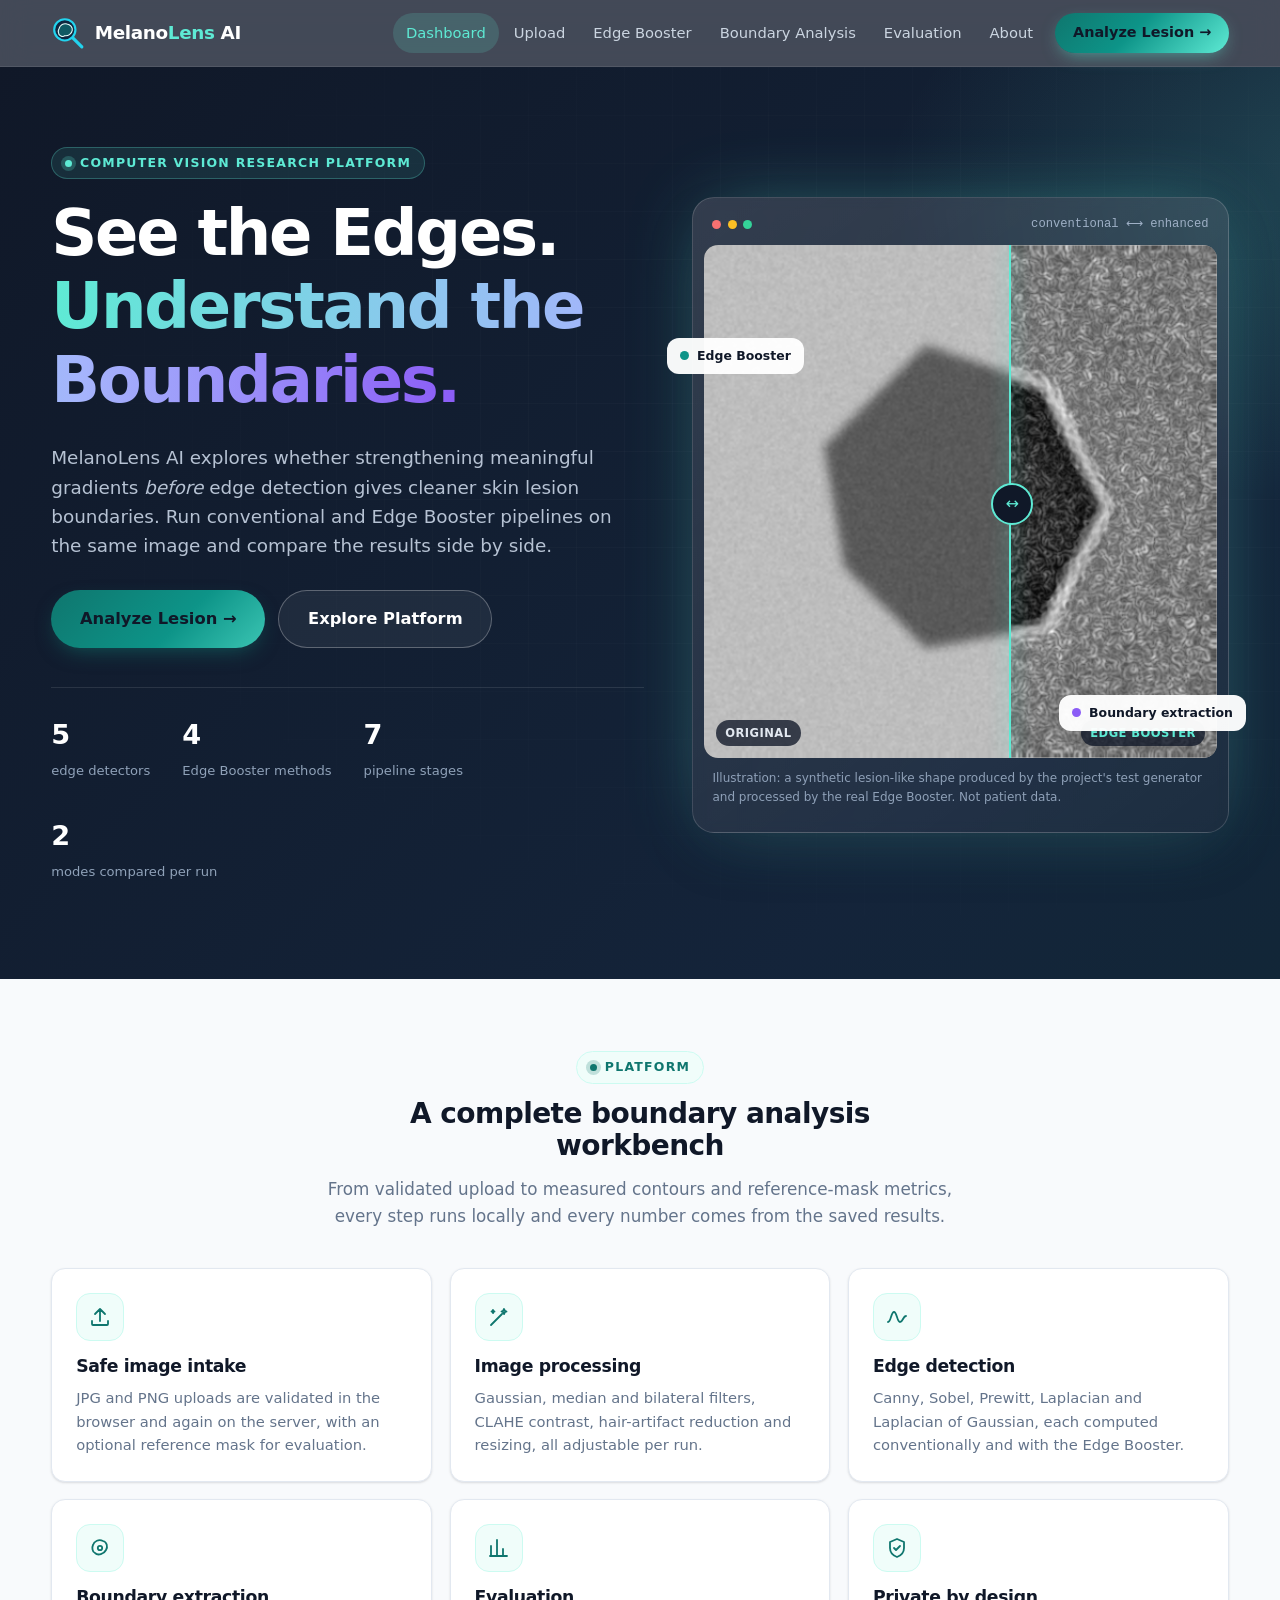
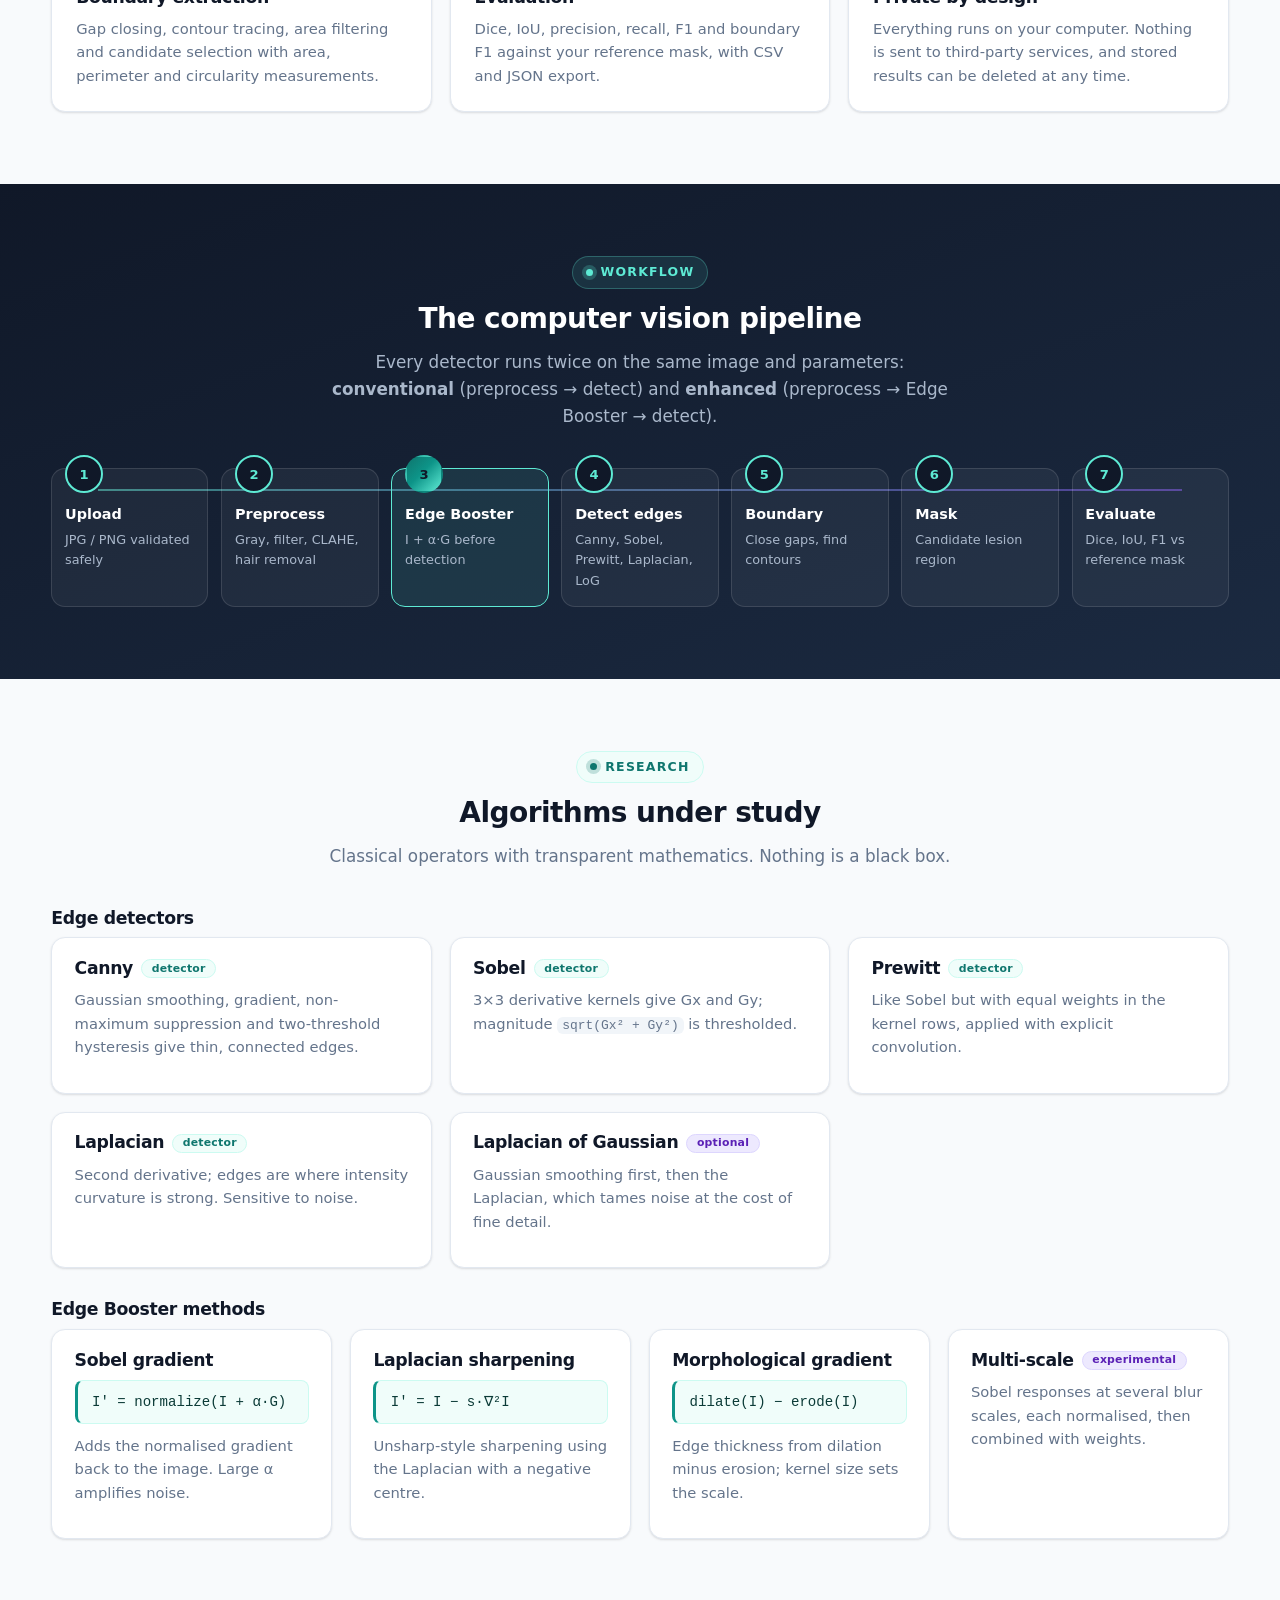
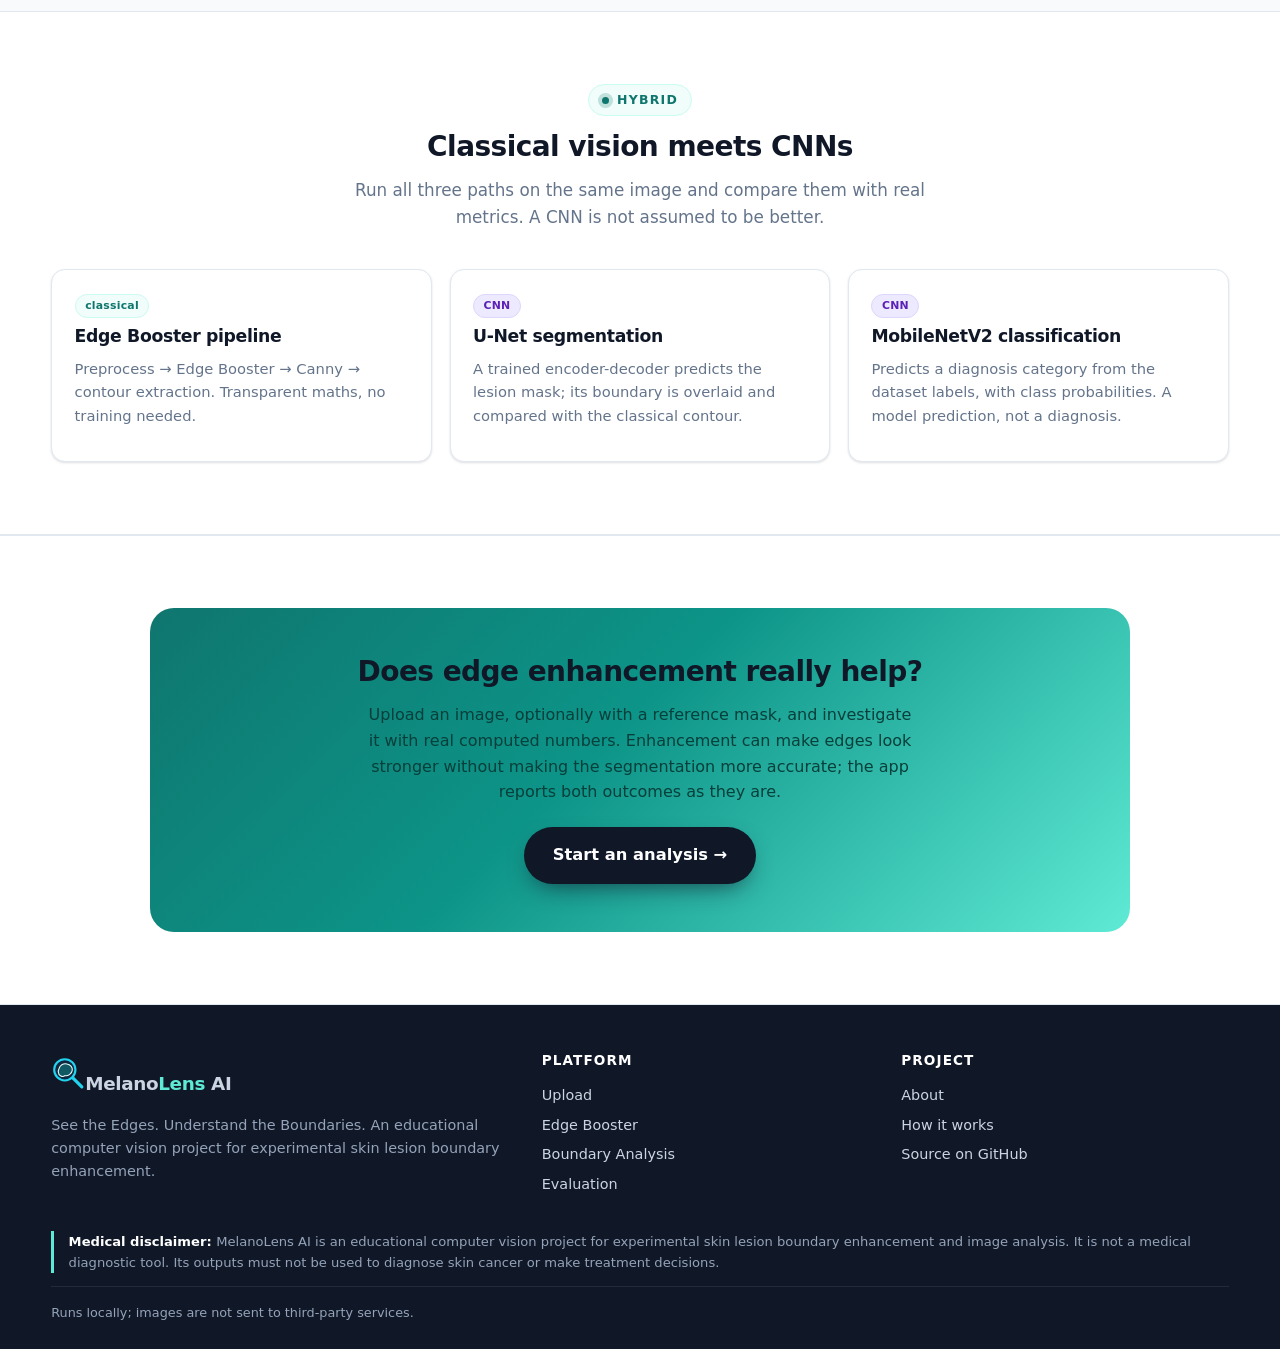
<file: MelanoLens-AI/frontend/index.html>
<!DOCTYPE html>
<html lang="en">
<head>
  <meta charset="utf-8"><meta name="viewport" content="width=device-width, initial-scale=1">
  <meta name="theme-color" content="#101828">
  <title>MelanoLens AI - Edge-enhanced lesion boundary analysis</title>
  <link rel="icon" href="assets/logo.svg" type="image/svg+xml">
  <link rel="stylesheet" href="css/style.css"><link rel="stylesheet" href="css/components.css">
</head>
<body data-page="index.html">
  <main id="main">
    <section class="hero" aria-labelledby="hero-h">
      <div class="container hero-grid">
        <div class="reveal">
          <span class="eyebrow">Computer vision research platform</span>
          <h1 id="hero-h">See the Edges.<br><span class="grad">Understand the Boundaries.</span></h1>
          <p class="lead">MelanoLens AI explores whether strengthening meaningful gradients <em>before</em> edge detection gives cleaner skin lesion boundaries. Run conventional and Edge Booster pipelines on the same image and compare the results side by side.</p>
          <div class="hero-actions">
            <a class="btn primary large" href="upload.html">Analyze Lesion →</a>
            <a class="btn secondary large" href="#platform">Explore Platform</a>
          </div>
          <div class="hero-facts" aria-label="Platform capabilities">
            <div><b>5</b><span>edge detectors</span></div>
            <div><b>4</b><span>Edge Booster methods</span></div>
            <div><b>7</b><span>pipeline stages</span></div>
            <div><b>2</b><span>modes compared per run</span></div>
          </div>
        </div>
        <div class="reveal right" style="--d:150ms">
          <div class="lens" data-lens style="--split:50%">
            <span class="chip c1"><i></i>Edge Booster</span><span class="chip c2"><i></i>Boundary extraction</span>
            <div class="lens-top"><i></i><i></i><i></i><span>conventional ⟷ enhanced</span></div>
            <div class="lens-stage">
              <img src="assets/demo/original.png" alt="Synthetic demo lesion before enhancement" width="480" height="480">
              <img class="after" src="assets/demo/enhanced.png" alt="The same synthetic lesion after Edge Booster enhancement" width="480" height="480">
              <div class="lens-scan" aria-hidden="true"></div>
              <input class="lens-range" type="range" min="0" max="100" value="50" aria-label="Compare original and Edge Booster output">
              <div class="lens-handle" aria-hidden="true"></div>
              <span class="lens-tag l">ORIGINAL</span><span class="lens-tag r">EDGE BOOSTER</span>
            </div>
            <p class="lens-note">Illustration: a synthetic lesion-like shape produced by the project's test generator and processed by the real Edge Booster. Not patient data.</p>
          </div>
        </div>
      </div>
    </section>

    <section class="section" id="platform" aria-labelledby="feat-h">
      <div class="container">
        <div class="section-head reveal"><span class="eyebrow light">Platform</span><h2 id="feat-h">A complete boundary analysis workbench</h2>
          <p>From validated upload to measured contours and reference-mask metrics, every step runs locally and every number comes from the saved results.</p></div>
        <div class="grid cols-3">
          <article class="feature reveal"><div class="ico"><svg viewBox="0 0 24 24" fill="none" stroke="currentColor" stroke-width="1.8" stroke-linecap="round" stroke-linejoin="round" aria-hidden="true"><path d="M12 16V4m0 0L7 9m5-5 5 5M4 16v3a1 1 0 0 0 1 1h14a1 1 0 0 0 1-1v-3"/></svg></div><h3>Safe image intake</h3><p>JPG and PNG uploads are validated in the browser and again on the server, with an optional reference mask for evaluation.</p></article>
          <article class="feature reveal" style="--d:80ms"><div class="ico"><svg viewBox="0 0 24 24" fill="none" stroke="currentColor" stroke-width="1.8" stroke-linecap="round" stroke-linejoin="round" aria-hidden="true"><path d="M4 20 15 9m2-5 .8 1.7L19.5 6.5l-1.7.8L17 9l-.8-1.7L14.5 6.5l1.7-.8zM6 5l.5 1L7.5 6.5 6.5 7 6 8l-.5-1-1-.5 1-.5z"/></svg></div><h3>Image processing</h3><p>Gaussian, median and bilateral filters, CLAHE contrast, hair-artifact reduction and resizing, all adjustable per run.</p></article>
          <article class="feature reveal" style="--d:160ms"><div class="ico"><svg viewBox="0 0 24 24" fill="none" stroke="currentColor" stroke-width="1.8" stroke-linecap="round" stroke-linejoin="round" aria-hidden="true"><path d="M3 17c3 0 3-10 6-10s3 10 6 10 3-6 6-6"/></svg></div><h3>Edge detection</h3><p>Canny, Sobel, Prewitt, Laplacian and Laplacian of Gaussian, each computed conventionally and with the Edge Booster.</p></article>
          <article class="feature reveal"><div class="ico"><svg viewBox="0 0 24 24" fill="none" stroke="currentColor" stroke-width="1.8" stroke-linecap="round" stroke-linejoin="round" aria-hidden="true"><path d="M5 9c1-4 6-6 10-4 4 1 5 6 3 9-2 4-8 6-11 3-3-1-3-6-2-8z"/><circle cx="12" cy="12" r="2.2"/></svg></div><h3>Boundary extraction</h3><p>Gap closing, contour tracing, area filtering and candidate selection with area, perimeter and circularity measurements.</p></article>
          <article class="feature reveal" style="--d:80ms"><div class="ico"><svg viewBox="0 0 24 24" fill="none" stroke="currentColor" stroke-width="1.8" stroke-linecap="round" stroke-linejoin="round" aria-hidden="true"><path d="M4 20V10m6 10V4m6 16v-7m4 7H3"/></svg></div><h3>Evaluation</h3><p>Dice, IoU, precision, recall, F1 and boundary F1 against your reference mask, with CSV and JSON export.</p></article>
          <article class="feature reveal" style="--d:160ms"><div class="ico"><svg viewBox="0 0 24 24" fill="none" stroke="currentColor" stroke-width="1.8" stroke-linecap="round" stroke-linejoin="round" aria-hidden="true"><path d="M12 3 5 6v6c0 4.5 3 7.5 7 9 4-1.5 7-4.5 7-9V6z"/><path d="m9 12 2 2 4-4"/></svg></div><h3>Private by design</h3><p>Everything runs on your computer. Nothing is sent to third-party services, and stored results can be deleted at any time.</p></article>
        </div>
      </div>
    </section>

    <section class="section dark" id="pipeline" aria-labelledby="pipe-h">
      <div class="container">
        <div class="section-head reveal"><span class="eyebrow">Workflow</span><h2 id="pipe-h">The computer vision pipeline</h2>
          <p>Every detector runs twice on the same image and parameters: <b>conventional</b> (preprocess → detect) and <b>enhanced</b> (preprocess → Edge Booster → detect).</p></div>
        <div class="pipeline" style="margin-top:1.4rem">
          <div class="step reveal"><b>Upload</b>JPG / PNG validated safely</div>
          <div class="step reveal" style="--d:60ms"><b>Preprocess</b>Gray, filter, CLAHE, hair removal</div>
          <div class="step core reveal" style="--d:120ms"><b>Edge Booster</b>I + α·G before detection</div>
          <div class="step reveal" style="--d:180ms"><b>Detect edges</b>Canny, Sobel, Prewitt, Laplacian, LoG</div>
          <div class="step reveal" style="--d:240ms"><b>Boundary</b>Close gaps, find contours</div>
          <div class="step reveal" style="--d:300ms"><b>Mask</b>Candidate lesion region</div>
          <div class="step reveal" style="--d:360ms"><b>Evaluate</b>Dice, IoU, F1 vs reference mask</div>
        </div>
      </div>
    </section>

    <section class="section" aria-labelledby="algo-h">
      <div class="container">
        <div class="section-head reveal"><span class="eyebrow light">Research</span><h2 id="algo-h">Algorithms under study</h2>
          <p>Classical operators with transparent mathematics. Nothing is a black box.</p></div>
        <h3 class="reveal">Edge detectors</h3>
        <div class="grid cols-3" style="margin-bottom:2rem">
          <article class="card algo reveal"><h3>Canny <span class="badge">detector</span></h3><p class="muted">Gaussian smoothing, gradient, non-maximum suppression and two-threshold hysteresis give thin, connected edges.</p></article>
          <article class="card algo reveal" style="--d:70ms"><h3>Sobel <span class="badge">detector</span></h3><p class="muted">3×3 derivative kernels give Gx and Gy; magnitude <code>sqrt(Gx² + Gy²)</code> is thresholded.</p></article>
          <article class="card algo reveal" style="--d:140ms"><h3>Prewitt <span class="badge">detector</span></h3><p class="muted">Like Sobel but with equal weights in the kernel rows, applied with explicit convolution.</p></article>
          <article class="card algo reveal"><h3>Laplacian <span class="badge">detector</span></h3><p class="muted">Second derivative; edges are where intensity curvature is strong. Sensitive to noise.</p></article>
          <article class="card algo reveal" style="--d:70ms"><h3>Laplacian of Gaussian <span class="badge alt">optional</span></h3><p class="muted">Gaussian smoothing first, then the Laplacian, which tames noise at the cost of fine detail.</p></article>
        </div>
        <h3 class="reveal">Edge Booster methods</h3>
        <div class="grid cols-4">
          <article class="card algo reveal"><h3>Sobel gradient</h3><div class="formula">I' = normalize(I + α·G)</div><p class="muted">Adds the normalised gradient back to the image. Large α amplifies noise.</p></article>
          <article class="card algo reveal" style="--d:70ms"><h3>Laplacian sharpening</h3><div class="formula">I' = I − s·∇²I</div><p class="muted">Unsharp-style sharpening using the Laplacian with a negative centre.</p></article>
          <article class="card algo reveal" style="--d:140ms"><h3>Morphological gradient</h3><div class="formula">dilate(I) − erode(I)</div><p class="muted">Edge thickness from dilation minus erosion; kernel size sets the scale.</p></article>
          <article class="card algo reveal" style="--d:210ms"><h3>Multi-scale <span class="badge alt">experimental</span></h3><p class="muted">Sobel responses at several blur scales, each normalised, then combined with weights.</p></article>
        </div>
      </div>
    </section>

    <section class="section alt" aria-labelledby="hyb-h">
      <div class="container">
        <div class="section-head reveal"><span class="eyebrow light">Hybrid</span><h2 id="hyb-h">Classical vision meets CNNs</h2>
          <p>Run all three paths on the same image and compare them with real metrics. A CNN is not assumed to be better.</p></div>
        <div class="grid cols-3">
          <article class="card hover reveal"><span class="badge">classical</span><h3 style="margin-top:.6rem">Edge Booster pipeline</h3><p class="muted">Preprocess → Edge Booster → Canny → contour extraction. Transparent maths, no training needed.</p></article>
          <article class="card hover reveal" style="--d:80ms"><span class="badge alt">CNN</span><h3 style="margin-top:.6rem">U-Net segmentation</h3><p class="muted">A trained encoder-decoder predicts the lesion mask; its boundary is overlaid and compared with the classical contour.</p></article>
          <article class="card hover reveal" style="--d:160ms"><span class="badge alt">CNN</span><h3 style="margin-top:.6rem">MobileNetV2 classification</h3><p class="muted">Predicts a diagnosis category from the dataset labels, with class probabilities. A model prediction, not a diagnosis.</p></article>
        </div>
      </div>
    </section>

    <section class="section alt" aria-labelledby="rq-h">
      <div class="container" style="max-width:980px">
        <div class="cta-band reveal">
          <h2 id="rq-h">Does edge enhancement really help?</h2>
          <p>Upload an image, optionally with a reference mask, and investigate it with real computed numbers. Enhancement can make edges look stronger without making the segmentation more accurate; the app reports both outcomes as they are.</p>
          <a class="btn primary large" href="upload.html">Start an analysis →</a>
        </div>
      </div>
    </section>
  </main>
  <script src="js/app.js"></script><script src="js/ui.js"></script>
</body>
</html>
</file>
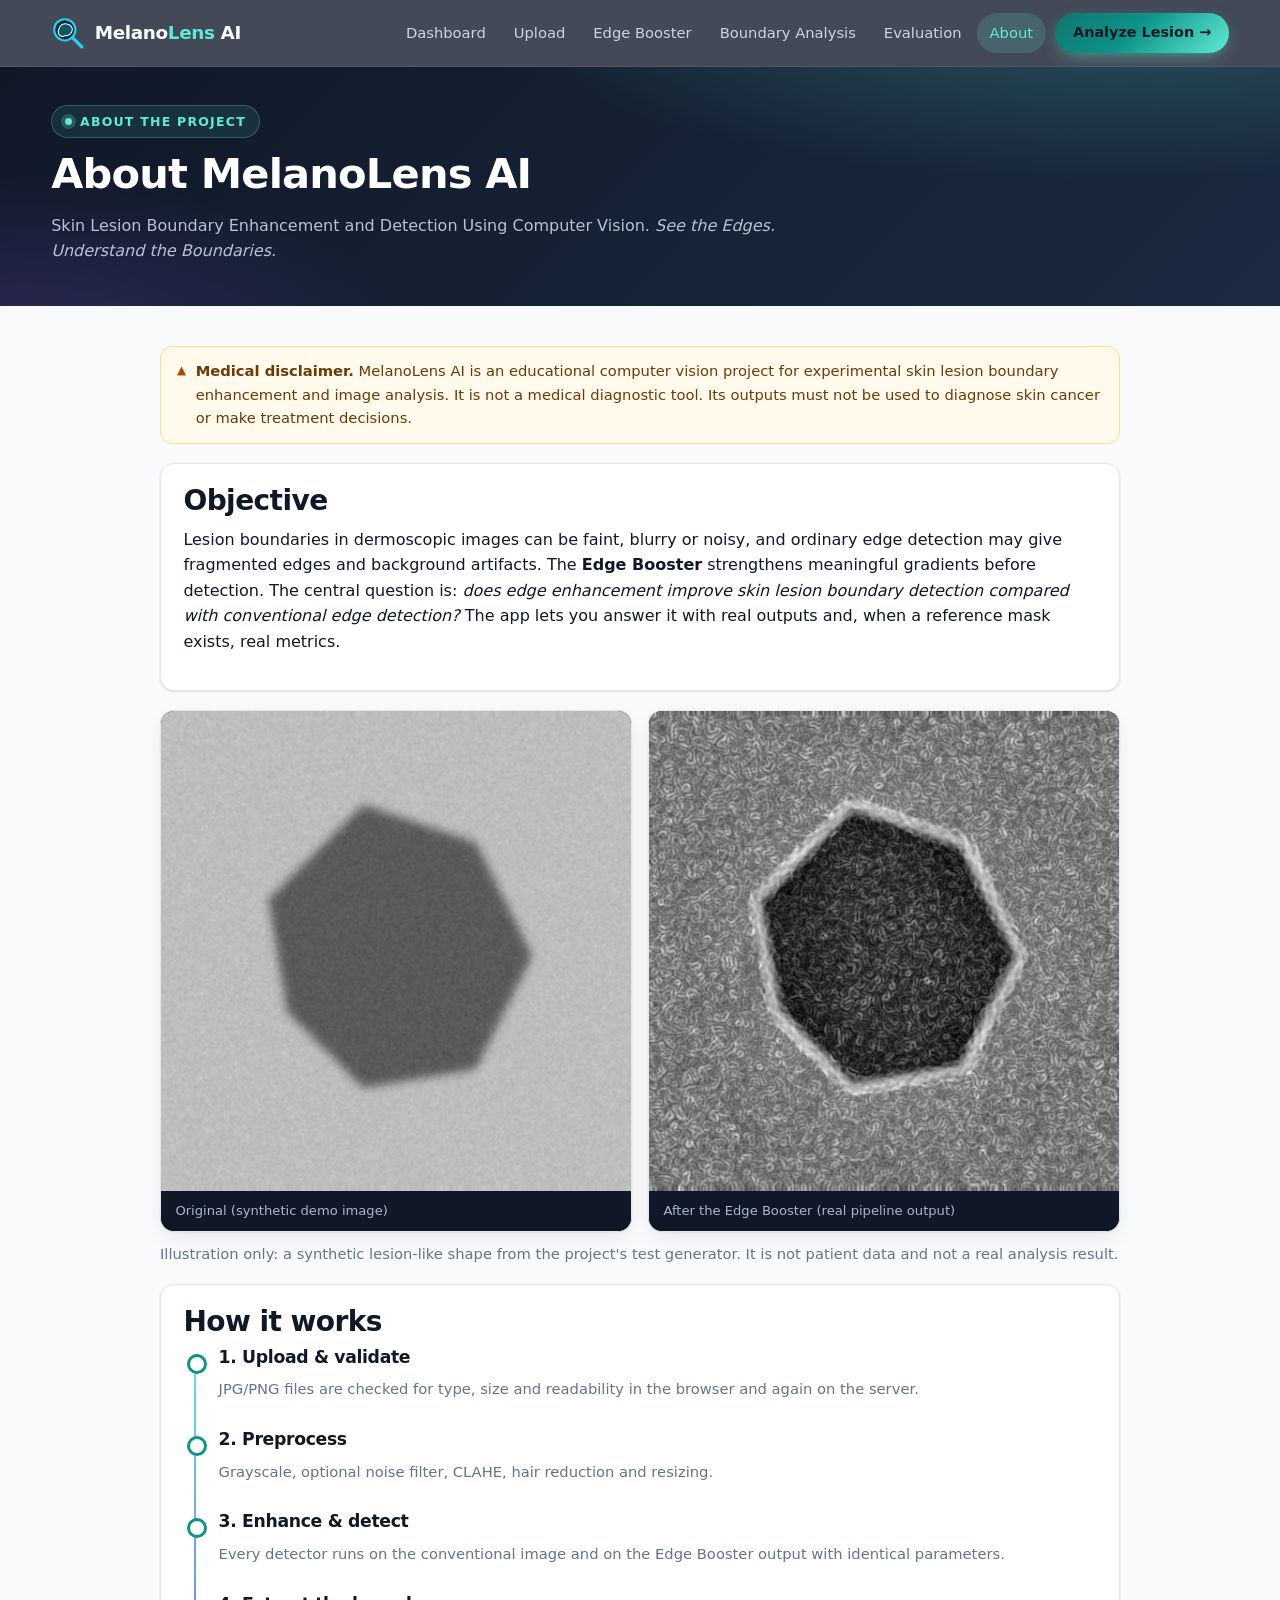
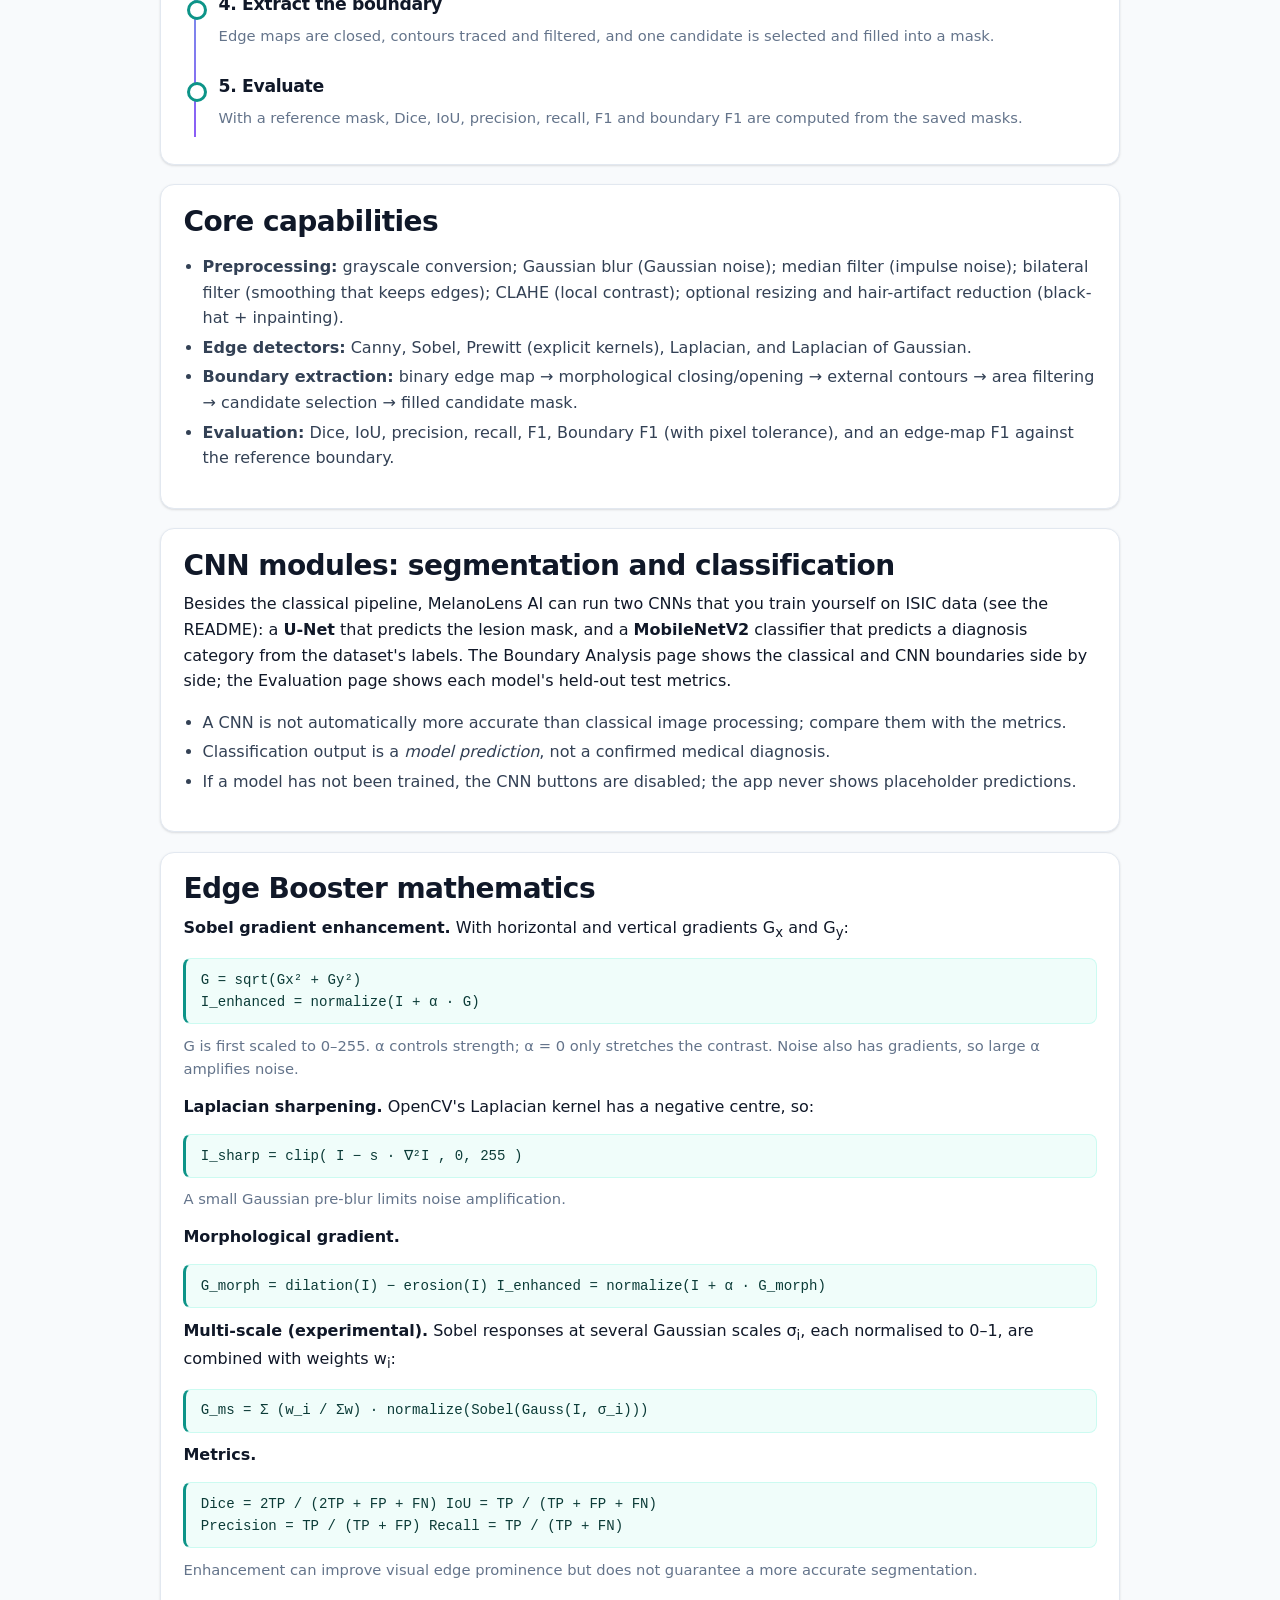
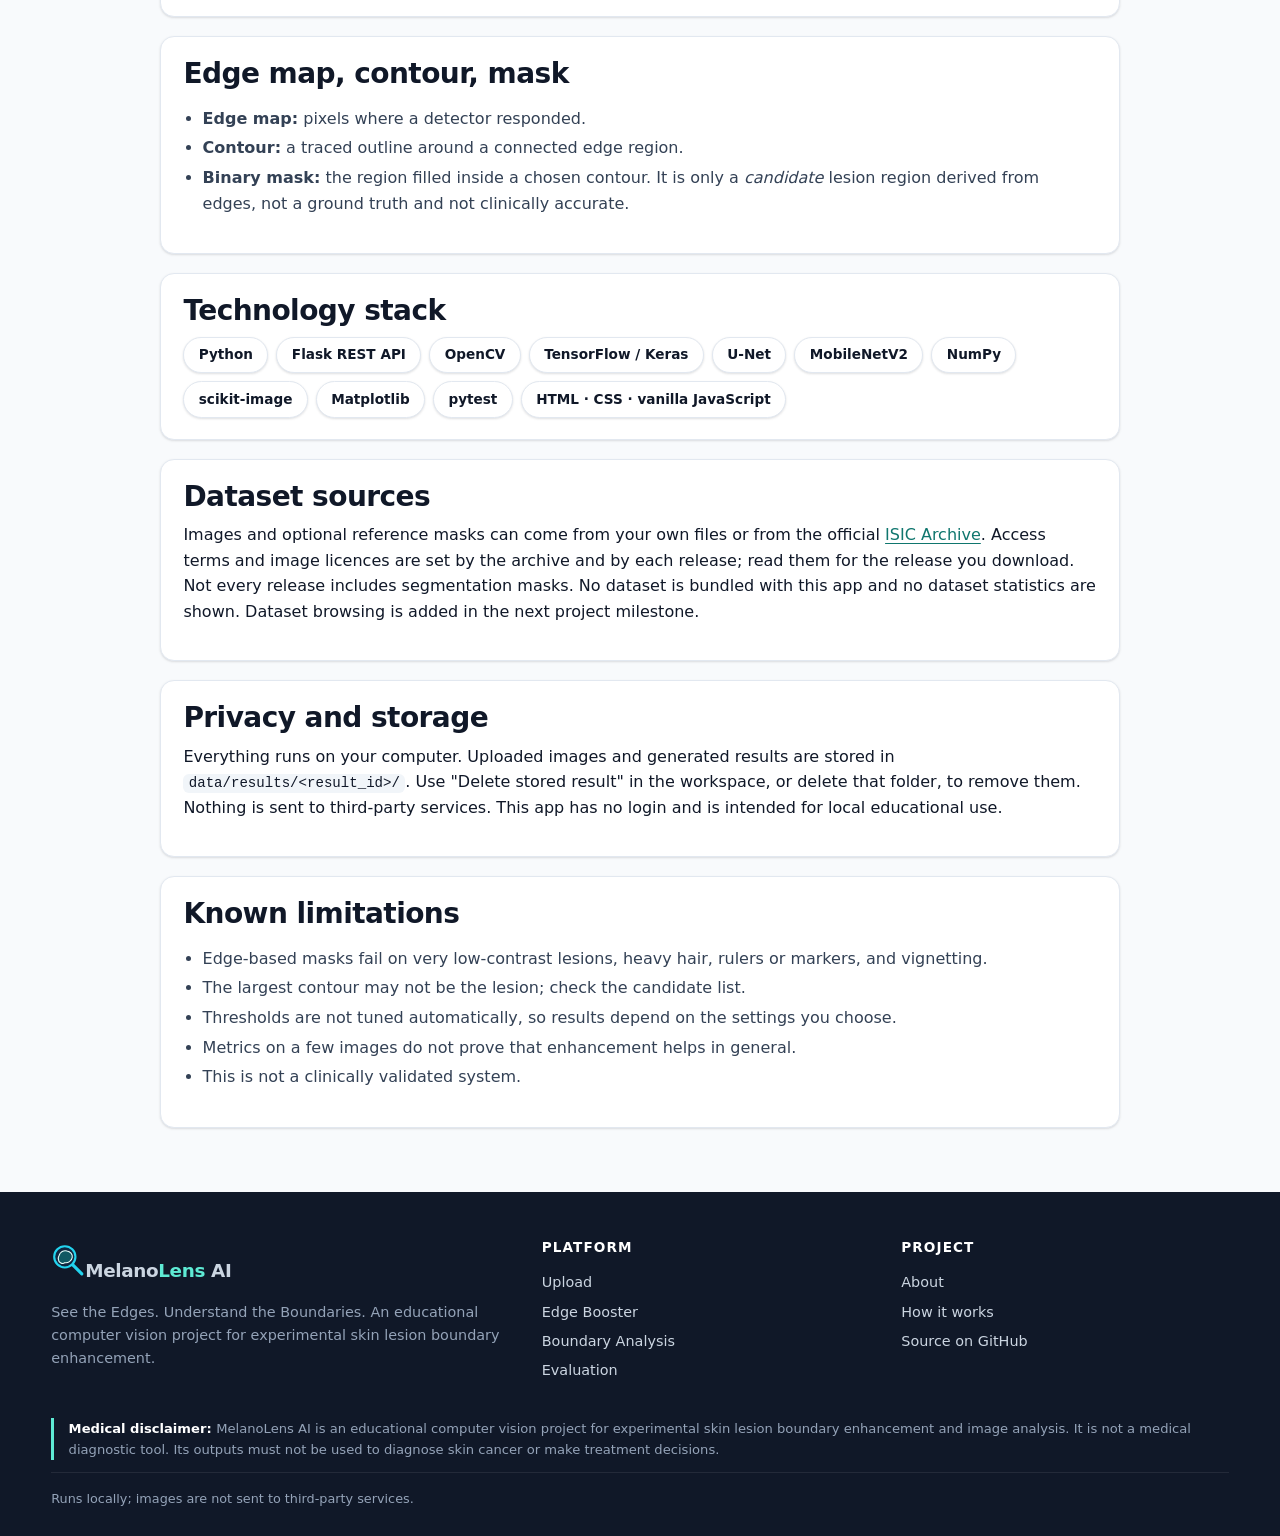
<file: MelanoLens-AI/frontend/about.html>
<!DOCTYPE html>
<html lang="en">
<head>
  <meta charset="utf-8"><meta name="viewport" content="width=device-width, initial-scale=1">
  <meta name="theme-color" content="#101828">
  <title>MelanoLens AI - About Project</title>
  <link rel="icon" href="assets/logo.svg" type="image/svg+xml">
  <link rel="stylesheet" href="css/style.css"><link rel="stylesheet" href="css/components.css">
</head>
<body data-page="about.html">
  <main id="main">
    <header class="page-head"><div class="container">
      <span class="eyebrow">About the project</span>
      <h1>About MelanoLens AI</h1>
      <p>Skin Lesion Boundary Enhancement and Detection Using Computer Vision. <em>See the Edges. Understand the Boundaries.</em></p>
    </div></header>
    <div class="page-body"><div class="container" style="max-width:960px">
      <div class="alert warn reveal"><span><strong>Medical disclaimer.</strong> MelanoLens AI is an educational computer vision project for experimental skin lesion boundary enhancement and image analysis. It is not a medical diagnostic tool. Its outputs must not be used to diagnose skin cancer or make treatment decisions.</span></div>

      <section class="card reveal" style="margin-top:1.2rem"><h2>Objective</h2>
        <p>Lesion boundaries in dermoscopic images can be faint, blurry or noisy, and ordinary edge detection may give fragmented edges and background artifacts. The <b>Edge Booster</b> strengthens meaningful gradients before detection. The central question is: <em>does edge enhancement improve skin lesion boundary detection compared with conventional edge detection?</em> The app lets you answer it with real outputs and, when a reference mask exists, real metrics.</p></section>

      <section class="reveal" style="margin-top:1.2rem"><div class="compare-demo">
        <figure><img src="assets/demo/original.png" alt="Synthetic demo lesion, original" width="480" height="480" loading="lazy"><figcaption>Original (synthetic demo image)</figcaption></figure>
        <figure><img src="assets/demo/enhanced.png" alt="Same synthetic demo lesion after Edge Booster" width="480" height="480" loading="lazy"><figcaption>After the Edge Booster (real pipeline output)</figcaption></figure>
      </div><p class="muted" style="margin-top:.6rem">Illustration only: a synthetic lesion-like shape from the project's test generator. It is not patient data and not a real analysis result.</p></section>

      <section class="card reveal" style="margin-top:1.2rem"><h2>How it works</h2>
        <div class="timeline">
          <div><h3>1. Upload &amp; validate</h3><p class="muted">JPG/PNG files are checked for type, size and readability in the browser and again on the server.</p></div>
          <div><h3>2. Preprocess</h3><p class="muted">Grayscale, optional noise filter, CLAHE, hair reduction and resizing.</p></div>
          <div><h3>3. Enhance &amp; detect</h3><p class="muted">Every detector runs on the conventional image and on the Edge Booster output with identical parameters.</p></div>
          <div><h3>4. Extract the boundary</h3><p class="muted">Edge maps are closed, contours traced and filtered, and one candidate is selected and filled into a mask.</p></div>
          <div><h3>5. Evaluate</h3><p class="muted">With a reference mask, Dice, IoU, precision, recall, F1 and boundary F1 are computed from the saved masks.</p></div>
        </div></section>

      <section class="card reveal" style="margin-top:1.2rem"><h2>Core capabilities</h2>
        <ul>
          <li><b>Preprocessing:</b> grayscale conversion; Gaussian blur (Gaussian noise); median filter (impulse noise); bilateral filter (smoothing that keeps edges); CLAHE (local contrast); optional resizing and hair-artifact reduction (black-hat + inpainting).</li>
          <li><b>Edge detectors:</b> Canny, Sobel, Prewitt (explicit kernels), Laplacian, and Laplacian of Gaussian.</li>
          <li><b>Boundary extraction:</b> binary edge map → morphological closing/opening → external contours → area filtering → candidate selection → filled candidate mask.</li>
          <li><b>Evaluation:</b> Dice, IoU, precision, recall, F1, Boundary F1 (with pixel tolerance), and an edge-map F1 against the reference boundary.</li>
        </ul></section>

      <section class="card reveal" style="margin-top:1.2rem"><h2>CNN modules: segmentation and classification</h2>
        <p>Besides the classical pipeline, MelanoLens AI can run two CNNs that you train yourself on ISIC data (see the README): a <b>U-Net</b> that predicts the lesion mask, and a <b>MobileNetV2</b> classifier that predicts a diagnosis category from the dataset's labels. The Boundary Analysis page shows the classical and CNN boundaries side by side; the Evaluation page shows each model's held-out test metrics.</p>
        <ul><li>A CNN is not automatically more accurate than classical image processing; compare them with the metrics.</li>
          <li>Classification output is a <em>model prediction</em>, not a confirmed medical diagnosis.</li>
          <li>If a model has not been trained, the CNN buttons are disabled; the app never shows placeholder predictions.</li></ul></section>

      <section class="card reveal" style="margin-top:1.2rem"><h2>Edge Booster mathematics</h2>
        <p><b>Sobel gradient enhancement.</b> With horizontal and vertical gradients G<sub>x</sub> and G<sub>y</sub>:</p>
        <div class="formula">G = sqrt(Gx² + Gy²)<br>I_enhanced = normalize(I + α · G)</div>
        <p class="muted">G is first scaled to 0–255. α controls strength; α = 0 only stretches the contrast. Noise also has gradients, so large α amplifies noise.</p>
        <p><b>Laplacian sharpening.</b> OpenCV's Laplacian kernel has a negative centre, so:</p>
        <div class="formula">I_sharp = clip( I − s · ∇²I , 0, 255 )</div>
        <p class="muted">A small Gaussian pre-blur limits noise amplification.</p>
        <p><b>Morphological gradient.</b></p>
        <div class="formula">G_morph = dilation(I) − erosion(I)      I_enhanced = normalize(I + α · G_morph)</div>
        <p><b>Multi-scale (experimental).</b> Sobel responses at several Gaussian scales σ<sub>i</sub>, each normalised to 0–1, are combined with weights w<sub>i</sub>:</p>
        <div class="formula">G_ms = Σ (w_i / Σw) · normalize(Sobel(Gauss(I, σ_i)))</div>
        <p><b>Metrics.</b></p>
        <div class="formula">Dice = 2TP / (2TP + FP + FN)    IoU = TP / (TP + FP + FN)<br>Precision = TP / (TP + FP)    Recall = TP / (TP + FN)</div>
        <p class="muted">Enhancement can improve visual edge prominence but does not guarantee a more accurate segmentation.</p></section>

      <section class="card reveal" style="margin-top:1.2rem"><h2>Edge map, contour, mask</h2>
        <ul><li><b>Edge map:</b> pixels where a detector responded.</li><li><b>Contour:</b> a traced outline around a connected edge region.</li>
          <li><b>Binary mask:</b> the region filled inside a chosen contour. It is only a <em>candidate</em> lesion region derived from edges, not a ground truth and not clinically accurate.</li></ul></section>

      <section class="card reveal" style="margin-top:1.2rem"><h2>Technology stack</h2>
        <div class="stack"><span>Python</span><span>Flask REST API</span><span>OpenCV</span><span>TensorFlow / Keras</span><span>U-Net</span><span>MobileNetV2</span><span>NumPy</span><span>scikit-image</span><span>Matplotlib</span><span>pytest</span><span>HTML · CSS · vanilla JavaScript</span></div></section>

      <section class="card reveal" style="margin-top:1.2rem"><h2>Dataset sources</h2>
        <p>Images and optional reference masks can come from your own files or from the official <a href="https://www.isic-archive.com/" target="_blank" rel="noopener">ISIC Archive</a>. Access terms and image licences are set by the archive and by each release; read them for the release you download. Not every release includes segmentation masks. No dataset is bundled with this app and no dataset statistics are shown. Dataset browsing is added in the next project milestone.</p></section>

      <section class="card reveal" style="margin-top:1.2rem"><h2>Privacy and storage</h2>
        <p>Everything runs on your computer. Uploaded images and generated results are stored in <code>data/results/&lt;result_id&gt;/</code>. Use "Delete stored result" in the workspace, or delete that folder, to remove them. Nothing is sent to third-party services. This app has no login and is intended for local educational use.</p></section>

      <section class="card reveal" style="margin-top:1.2rem"><h2>Known limitations</h2>
        <ul><li>Edge-based masks fail on very low-contrast lesions, heavy hair, rulers or markers, and vignetting.</li>
          <li>The largest contour may not be the lesion; check the candidate list.</li>
          <li>Thresholds are not tuned automatically, so results depend on the settings you choose.</li>
          <li>Metrics on a few images do not prove that enhancement helps in general.</li>
          <li>This is not a clinically validated system.</li></ul></section>
    </div></div>
  </main>
  <script src="js/app.js"></script><script src="js/ui.js"></script>
</body>
</html>
</file>
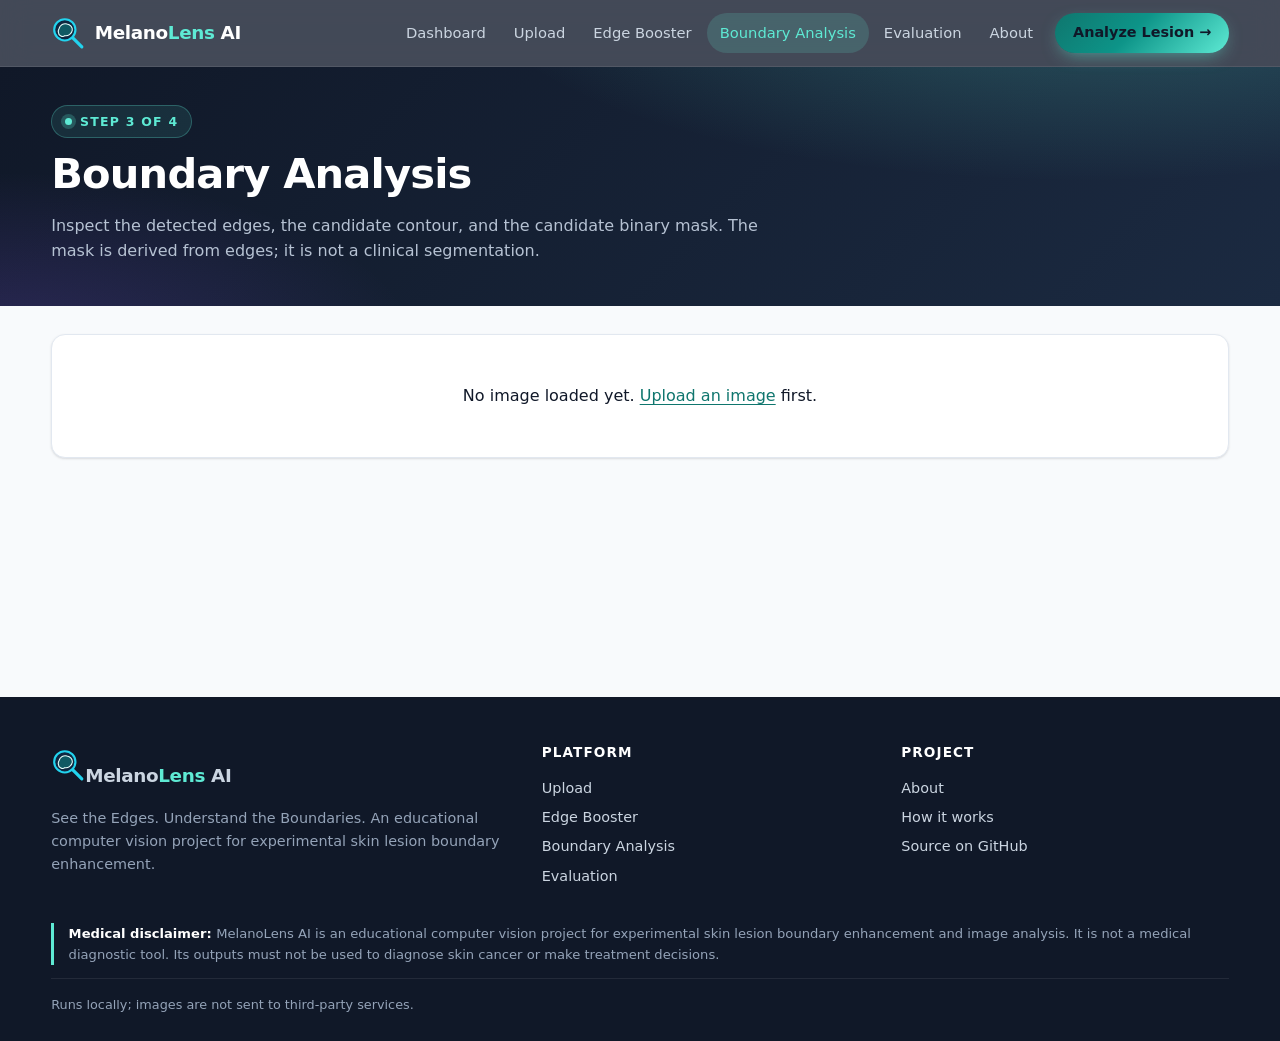
<file: MelanoLens-AI/frontend/analysis.html>
<!DOCTYPE html>
<html lang="en">
<head>
  <meta charset="utf-8"><meta name="viewport" content="width=device-width, initial-scale=1">
  <title>MelanoLens AI - Boundary Analysis</title>
  <meta name="theme-color" content="#101828">
  <link rel="icon" href="assets/logo.svg" type="image/svg+xml">
  <link rel="stylesheet" href="css/style.css"><link rel="stylesheet" href="css/components.css">
</head>
<body data-page="analysis.html">
  <main id="main">
    <header class="page-head"><div class="container">
      <span class="eyebrow">Step 3 of 4</span>
      <h1>Boundary Analysis</h1>
      <p>Inspect the detected edges, the candidate contour, and the candidate binary mask. The mask is derived from edges; it is not a clinical segmentation.</p>
    </div></header>
    <div class="page-body"><div class="container">
    <div id="empty" class="card empty-state" hidden></div>
    <div id="content" hidden>
      <div id="messages"></div>
      <div class="layout-2 analysis-grid">
        <section class="card" aria-labelledby="viewer-h">
          <h2 id="viewer-h">Viewer</h2>
          <div class="viewer-bar"><label for="view-select">Image</label><select id="view-select"></select>
            <a class="btn ghost small" id="dl-current" href="#">Download this</a>
            <a class="btn ghost small" id="dl-overlay" href="#">Download contour overlay</a>
            <a class="btn ghost small" id="dl-mask" href="#">Download binary mask</a></div>
          <div id="viewer-toolbar"></div>
          <div id="viewer"></div>
          <p class="muted">Scroll to zoom, drag to pan. Keyboard: + / − / 0 when the viewer is focused.</p>
        </section>
        <section>
          <div class="card" aria-labelledby="meas-h">
            <h2 id="meas-h">Selected contour</h2>
            <p class="muted" id="meas-context"></p>
            <div class="stat-grid" id="stats"></div>
          </div>
          <div class="card" style="margin-top:1rem" aria-labelledby="cand-h">
            <h2 id="cand-h">Candidate contours</h2>
            <p class="muted">The largest contour is not always the lesion. Pick another candidate to inspect it; the page reprocesses with the same settings.</p>
            <div class="field"><label for="selection">Automatic selection rule</label>
              <select id="selection"><option value="largest">Largest valid contour</option><option value="most_circular">Most circular</option><option value="closest_to_center">Closest to centre</option></select></div>
            <div class="table-wrap" style="margin-top:.6rem"><table><thead><tr><th>#</th><th>Area px</th><th>Perimeter px</th><th>Circularity</th><th></th></tr></thead><tbody id="cand-body"></tbody></table></div>
          </div>
        </section>
      </div>

      <section class="card" style="margin-top:1rem" aria-labelledby="cmp-h">
        <h2 id="cmp-h">Before / after comparison</h2>
        <div class="viewer-bar">
          <label for="cmp-left">Before</label><select id="cmp-left"></select>
          <label for="cmp-right">After</label><select id="cmp-right"></select>
        </div>
        <div id="cmp-toolbar"></div><div id="cmp-viewer"></div>
        <label class="muted" for="cmp-slider">Drag the slider to reveal the "after" image (left side shows "before").</label>
        <input class="compare-slider" id="cmp-slider" type="range" min="0" max="100" value="50">
      </section>

      <section class="card" id="cnn" style="margin-top:1rem" aria-labelledby="cnn-h">
        <div class="btn-row" style="justify-content:space-between">
          <h2 id="cnn-h" style="margin:0">CNN analysis <span class="badge alt">deep learning</span></h2>
          <a class="btn ghost small" href="evaluation.html#cnn-eval">Held-out test metrics →</a>
        </div>
        <p class="muted" style="margin-top:.5rem">Two CNNs trained separately on ISIC data run on this same image: a <b>U-Net</b> that segments the lesion, and a <b>MobileNetV2</b> classifier that predicts a diagnosis category. Their output is shown beside the classical pipeline above. A CNN is not automatically more accurate than classical image processing.</p>
        <div id="cnn-status" aria-live="polite"></div>

        <div class="cnn-block">
          <div class="btn-row" style="justify-content:space-between"><h3 style="margin:0">Segmentation: classical vs CNN</h3>
            <button class="btn primary small" id="cnn-seg-btn" type="button" disabled>Run CNN segmentation</button></div>
          <div class="status" id="cnn-seg-status" role="status"></div>
          <div id="cnn-seg-result" hidden>
            <div class="cnn-figs" id="cnn-figs"></div>
            <div class="stat-grid" id="cnn-seg-stats" style="margin-top:1rem"></div>
            <div id="cnn-seg-warnings"></div>
            <div id="cnn-compare"></div>
            <p class="muted" id="cnn-seg-model" style="margin:.8rem 0 0"></p>
          </div>
        </div>

        <div class="cnn-block">
          <div class="btn-row" style="justify-content:space-between"><h3 style="margin:0">Classification</h3>
            <button class="btn primary small" id="cnn-cls-btn" type="button" disabled>Classify lesion</button></div>
          <div class="status" id="cnn-cls-status" role="status"></div>
          <div id="cnn-cls-result" hidden></div>
        </div>
      </section>

      <section class="card" style="margin-top:1rem" aria-labelledby="ref-h">
        <h2 id="ref-h">Reference mask comparison</h2>
        <div id="ref-none" class="alert info" hidden>Ground-truth mask unavailable. No scores are shown. Upload an image together with a reference mask to enable this section.</div>
        <div id="ref-body" hidden>
          <div class="grid cols-3">
            <figure class="figure-frame"><img id="ref-img" alt="Reference mask"><figcaption>Reference mask</figcaption></figure>
            <figure class="figure-frame"><img id="pred-img" alt="Candidate mask"><figcaption>Candidate mask (selected)</figcaption></figure>
            <figure class="figure-frame"><img id="diff-img" alt="Difference image"><figcaption>Difference</figcaption></figure>
          </div>
          <div class="legend" style="margin:.6rem 0"><span><i style="background:#00c800"></i>True positive</span><span><i style="background:#dc0000"></i>False positive</span><span><i style="background:#0078dc"></i>False negative</span></div>
          <div class="stat-grid" id="ref-stats"></div>
          <p class="muted" id="ref-note"></p>
        </div>
      </section>

      <section class="card" style="margin-top:1rem"><h2>Definitions</h2><ul id="notes"></ul></section>
    </div>
  </div></div></main>
  <script src="js/app.js"></script><script src="js/ui.js"></script><script src="js/labels.js"></script><script src="js/viewer.js"></script><script src="js/analysis.js"></script><script src="js/cnn.js"></script>
</body>
</html>
</file>
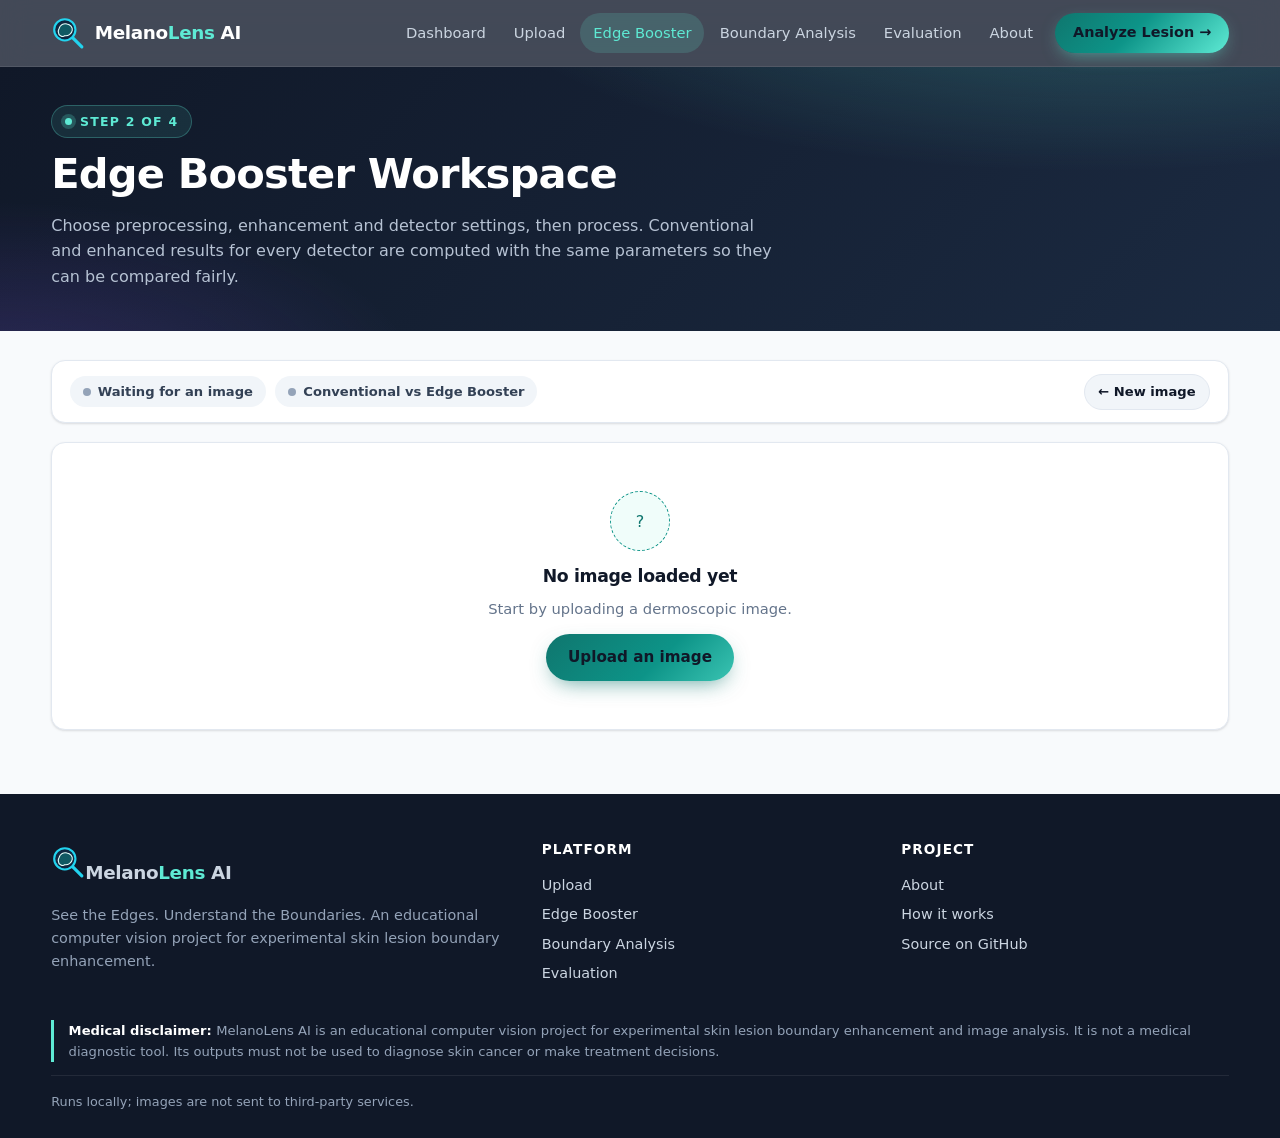
<file: MelanoLens-AI/frontend/workspace.html>
<!DOCTYPE html>
<html lang="en">
<head>
  <meta charset="utf-8"><meta name="viewport" content="width=device-width, initial-scale=1">
  <title>MelanoLens AI - Edge Booster Workspace</title>
  <meta name="theme-color" content="#101828">
  <link rel="icon" href="assets/logo.svg" type="image/svg+xml">
  <link rel="stylesheet" href="css/style.css"><link rel="stylesheet" href="css/components.css">
</head>
<body data-page="workspace.html">
  <main id="main">
    <header class="page-head"><div class="container">
      <span class="eyebrow">Step 2 of 4</span>
      <h1>Edge Booster Workspace</h1>
      <p>Choose preprocessing, enhancement and detector settings, then process. Conventional and enhanced results for every detector are computed with the same parameters so they can be compared fairly.</p>
    </div></header>
    <div class="page-body"><div class="container">
    <div class="ws-bar" id="ws-bar" aria-label="Workspace status">
      <div class="btn-row"><span class="pill" id="ws-state" role="status"><i></i><span id="ws-state-text">Waiting for an image</span></span>
        <span class="pill"><i></i>Conventional vs Edge Booster</span></div>
      <div class="btn-row"><a class="btn ghost small" href="upload.html">← New image</a></div>
    </div>
    <div id="no-result" class="card empty-state" hidden><div class="ring" aria-hidden="true">?</div><h3>No image loaded yet</h3><p class="muted">Start by uploading a dermoscopic image.</p><a class="btn primary" href="upload.html">Upload an image</a></div>
    <div class="layout-2" id="workspace" hidden>
      <form id="controls" novalidate aria-label="Processing controls">
        
<fieldset><legend>1. Preprocessing</legend>
<div class="field"><label for="p-filter">Noise filter<span class="tip" tabindex="0" data-tip="Gaussian: smooths Gaussian noise. Median: removes salt-and-pepper noise. Bilateral: smooths flat areas but keeps edges.">i</span></label><select id="p-filter" data-param="filter" data-type="text"><option value="none">None</option><option value="gaussian">Gaussian blur</option><option value="median">Median</option><option value="bilateral">Bilateral</option></select><div class="err" id="e-filter"></div></div>
<div class="field" ><label for="p-kernel_size">Kernel size (odd)<span class="tip" tabindex="0" data-tip="Bigger kernels smooth more but blur weak boundaries. Must be odd. For Bilateral this is the neighbourhood diameter (minimum 3).">i</span><output for="p-kernel_size"></output></label><input type="range" id="p-kernel_size" data-param="kernel_size" data-type="number" min="1" max="31" step="2"><div class="err" id="e-kernel_size"></div></div>
<div id="bilateral-group">
<div class="field" ><label for="p-bilateral_sigma_color">Bilateral sigma colour<span class="tip" tabindex="0" data-tip="How different two brightness values can be and still be averaged together.">i</span><output for="p-bilateral_sigma_color"></output></label><input type="range" id="p-bilateral_sigma_color" data-param="bilateral_sigma_color" data-type="number" min="1" max="250" step="1"><div class="err" id="e-bilateral_sigma_color"></div></div>
<div class="field" ><label for="p-bilateral_sigma_space">Bilateral sigma space<span class="tip" tabindex="0" data-tip="How far apart two pixels can be and still influence each other.">i</span><output for="p-bilateral_sigma_space"></output></label><input type="range" id="p-bilateral_sigma_space" data-param="bilateral_sigma_space" data-type="number" min="1" max="250" step="1"><div class="err" id="e-bilateral_sigma_space"></div></div>
</div>
<div class="field check"><label for="p-clahe"><input type="checkbox" id="p-clahe" data-param="clahe" data-type="bool"> Contrast enhancement (CLAHE)<span class="tip" tabindex="0" data-tip="Contrast Limited Adaptive Histogram Equalisation boosts LOCAL contrast so faint borders become visible.">i</span></label></div>
<div class="field" ><label for="p-clahe_clip">CLAHE clip limit<span class="tip" tabindex="0" data-tip="Higher values give stronger contrast but also amplify noise.">i</span><output for="p-clahe_clip"></output></label><input type="range" id="p-clahe_clip" data-param="clahe_clip" data-type="number" min="0.5" max="10" step="0.5"><div class="err" id="e-clahe_clip"></div></div>
<div class="field" ><label for="p-clahe_tile">CLAHE tile grid<span class="tip" tabindex="0" data-tip="The image is split into tile x tile blocks, each equalised separately.">i</span><output for="p-clahe_tile"></output></label><input type="range" id="p-clahe_tile" data-param="clahe_tile" data-type="number" min="2" max="16" step="1"><div class="err" id="e-clahe_tile"></div></div>
<div class="field check"><label for="p-remove_hair"><input type="checkbox" id="p-remove_hair" data-param="remove_hair" data-type="bool"> Reduce hair artifacts<span class="tip" tabindex="0" data-tip="Finds thin dark lines with a black-hat filter and fills them in (inpainting).">i</span></label></div>
<div class="field"><label for="p-max_side">Resize (longest side)<span class="tip" tabindex="0" data-tip="Large images are shrunk, keeping the aspect ratio. Smaller sizes run faster.">i</span></label><select id="p-max_side" data-param="max_side" data-type="number"><option value="512">512 px</option><option value="768">768 px</option><option value="1024">1024 px</option><option value="1536">1536 px</option><option value="2048">2048 px</option></select><div class="err" id="e-max_side"></div></div>
</fieldset>

<fieldset><legend>2. Edge Booster</legend>
<div class="field"><label for="p-booster_method">Enhancement method<span class="tip" tabindex="0" data-tip="Sobel: I + alpha*G. Laplacian: I - strength*Laplacian(I). Morphological: dilation - erosion gradient added back. Multi-scale: weighted Sobel at several blur scales.">i</span></label><select id="p-booster_method" data-param="booster_method" data-type="text"><option value="sobel">Sobel gradient</option><option value="laplacian">Laplacian sharpening</option><option value="morphological">Morphological gradient</option><option value="multiscale">Multi-scale (experimental)</option></select><div class="err" id="e-booster_method"></div></div>
<div class="field" ><label for="p-booster_alpha">Enhancement strength α<span class="tip" tabindex="0" data-tip="Strength of the gradient added back to the image. 0 = no enhancement. Large values amplify noise too.">i</span><output for="p-booster_alpha"></output></label><input type="range" id="p-booster_alpha" data-param="booster_alpha" data-type="number" min="0" max="5" step="0.1"><div class="err" id="e-booster_alpha"></div></div>
<div class="alert warn" id="alpha-warn" hidden>High strength can amplify noise and create false edges.</div>
<div class="field" ><label for="p-booster_kernel">Booster kernel size (odd)<span class="tip" tabindex="0" data-tip="Sobel/Laplacian aperture (1-7) or morphological structuring element (3-21). Ignored by Multi-scale.">i</span><output for="p-booster_kernel"></output></label><input type="range" id="p-booster_kernel" data-param="booster_kernel" data-type="number" min="1" max="7" step="2"><div class="err" id="e-booster_kernel"></div></div>
</fieldset>

<fieldset><legend>3. Edge detection</legend>
<div class="field"><label>Processing mode<span class="tip" tabindex="0" data-tip="Conventional: preprocess then detect. Enhanced: preprocess, Edge Booster, then detect. The Evaluation page always compares both.">i</span></label>
<div class="radio-row" role="radiogroup" aria-label="Processing mode">
<label><input type="radio" name="mode" data-param="mode" data-type="radio" value="conventional"> Conventional</label>
<label><input type="radio" name="mode" data-param="mode" data-type="radio" value="enhanced"> Enhanced</label></div></div>
<div class="field"><label for="p-detector">Detector for boundary analysis<span class="tip" tabindex="0" data-tip="This detector's edge map drives the contour, mask and measurements. All detectors are still computed for comparison.">i</span></label><select id="p-detector" data-param="detector" data-type="text"><option value="canny">Canny</option><option value="sobel">Sobel</option><option value="prewitt">Prewitt</option><option value="laplacian">Laplacian</option><option value="log">Laplacian of Gaussian</option></select><div class="err" id="e-detector"></div></div>
<div id="grp-canny">
<div class="field check"><label for="p-canny_auto"><input type="checkbox" id="p-canny_auto" data-param="canny_auto" data-type="bool"> Auto thresholds (per image and mode)<span class="tip" tabindex="0" data-tip="Picks Canny thresholds from the image's own gradient strength, separately for the conventional and the enhanced image, so both get a comparable number of edges. Turn off to type thresholds yourself.">i</span></label></div>
<div class="field"><label for="p-canny_percentile">Auto: gradient percentile<span class="tip" tabindex="0" data-tip="High threshold = this percentile of the gradient magnitude; low = 0.4 x high. Higher = fewer, stronger edges.">i</span><output for="p-canny_percentile"></output></label><input type="range" id="p-canny_percentile" data-param="canny_percentile" data-type="number" min="50" max="99.5" step="0.5"><div class="err" id="e-canny_percentile"></div></div>
<div class="field" ><label for="p-canny_low">Canny lower threshold<span class="tip" tabindex="0" data-tip="Edges weaker than this are discarded.">i</span><output for="p-canny_low"></output></label><input type="range" id="p-canny_low" data-param="canny_low" data-type="number" min="0" max="255" step="1"><div class="err" id="e-canny_low"></div></div>
<div class="field" ><label for="p-canny_high">Canny upper threshold<span class="tip" tabindex="0" data-tip="Edges stronger than this are always kept. Must be above the lower threshold.">i</span><output for="p-canny_high"></output></label><input type="range" id="p-canny_high" data-param="canny_high" data-type="number" min="0" max="255" step="1"><div class="err" id="e-canny_high"></div></div>
<div class="field" ><label for="p-canny_blur">Canny smoothing kernel (odd)<span class="tip" tabindex="0" data-tip="Gaussian blur applied inside Canny before gradients are computed.">i</span><output for="p-canny_blur"></output></label><input type="range" id="p-canny_blur" data-param="canny_blur" data-type="number" min="1" max="31" step="2"><div class="err" id="e-canny_blur"></div></div>
</div>
<div id="grp-sobel"><div class="field" ><label for="p-sobel_threshold">Sobel threshold<span class="tip" tabindex="0" data-tip="Applied to the gradient magnitude scaled to 0-255 by its maximum.">i</span><output for="p-sobel_threshold"></output></label><input type="range" id="p-sobel_threshold" data-param="sobel_threshold" data-type="number" min="0" max="255" step="1"><div class="err" id="e-sobel_threshold"></div></div></div>
<div id="grp-prewitt"><div class="field" ><label for="p-prewitt_threshold">Prewitt threshold<span class="tip" tabindex="0" data-tip="Applied to the gradient magnitude scaled to 0-255 by its maximum.">i</span><output for="p-prewitt_threshold"></output></label><input type="range" id="p-prewitt_threshold" data-param="prewitt_threshold" data-type="number" min="0" max="255" step="1"><div class="err" id="e-prewitt_threshold"></div></div></div>
<div id="grp-laplacian"><div class="field" ><label for="p-laplacian_threshold">Laplacian threshold<span class="tip" tabindex="0" data-tip="Applied to the absolute Laplacian response scaled to 0-255.">i</span><output for="p-laplacian_threshold"></output></label><input type="range" id="p-laplacian_threshold" data-param="laplacian_threshold" data-type="number" min="0" max="255" step="1"><div class="err" id="e-laplacian_threshold"></div></div></div>
<div id="grp-log">
<div class="field" ><label for="p-log_sigma">LoG sigma<span class="tip" tabindex="0" data-tip="Gaussian smoothing strength before the Laplacian.">i</span><output for="p-log_sigma"></output></label><input type="range" id="p-log_sigma" data-param="log_sigma" data-type="number" min="0.5" max="10" step="0.5"><div class="err" id="e-log_sigma"></div></div>
<div class="field" ><label for="p-log_threshold">LoG threshold<span class="tip" tabindex="0" data-tip="Applied to the absolute response scaled to 0-255.">i</span><output for="p-log_threshold"></output></label><input type="range" id="p-log_threshold" data-param="log_threshold" data-type="number" min="0" max="255" step="1"><div class="err" id="e-log_threshold"></div></div>
</div>
</fieldset>

<fieldset><legend>4. Boundary extraction</legend>
<div class="field" ><label for="p-close_kernel">Gap-closing kernel (odd)<span class="tip" tabindex="0" data-tip="Morphological closing joins small gaps in the edge map. 1 = off. Too large merges separate structures.">i</span><output for="p-close_kernel"></output></label><input type="range" id="p-close_kernel" data-param="close_kernel" data-type="number" min="1" max="31" step="2"><div class="err" id="e-close_kernel"></div></div>
<div class="field" ><label for="p-close_iterations">Closing iterations<span class="tip" tabindex="0" data-tip="How many times closing is repeated.">i</span><output for="p-close_iterations"></output></label><input type="range" id="p-close_iterations" data-param="close_iterations" data-type="number" min="1" max="5" step="1"><div class="err" id="e-close_iterations"></div></div>
<div class="field" ><label for="p-open_kernel">Artifact-removal kernel (0 = off)<span class="tip" tabindex="0" data-tip="Optional morphological opening removes small specks. Use 0 or an odd value from 3 to 15.">i</span><output for="p-open_kernel"></output></label><input type="range" id="p-open_kernel" data-param="open_kernel" data-type="number" min="0" max="15" step="2"><div class="err" id="e-open_kernel"></div></div>
<div class="field" ><label for="p-min_area_pct">Minimum contour area (% of image)<span class="tip" tabindex="0" data-tip="Smaller contours are ignored as noise.">i</span><output for="p-min_area_pct"></output></label><input type="range" id="p-min_area_pct" data-param="min_area_pct" data-type="number" min="0" max="20" step="0.1"><div class="err" id="e-min_area_pct"></div></div>
<div class="field" ><label for="p-max_area_pct">Maximum contour area (% of image)<span class="tip" tabindex="0" data-tip="Larger contours (e.g. the whole frame) are ignored.">i</span><output for="p-max_area_pct"></output></label><input type="range" id="p-max_area_pct" data-param="max_area_pct" data-type="number" min="20" max="100" step="1"><div class="err" id="e-max_area_pct"></div></div>
<div class="field"><label for="p-ignore_border_px">Ignore image border (px)<span class="tip" tabindex="0" data-tip="Edge pixels this close to the image border are discarded before contour extraction. Removes frames, vignettes and scanner borders.">i</span><output for="p-ignore_border_px"></output></label><input type="range" id="p-ignore_border_px" data-param="ignore_border_px" data-type="number" min="0" max="30" step="1"><div class="err" id="e-ignore_border_px"></div></div>
<div class="field"><label for="p-selection">Candidate selection<span class="tip" tabindex="0" data-tip="The largest contour is not always the lesion. Inspect other candidates on the Boundary Analysis page.">i</span></label><select id="p-selection" data-param="selection" data-type="text"><option value="largest">Largest valid contour</option><option value="most_circular">Most circular</option><option value="closest_to_center">Closest to centre</option></select><div class="err" id="e-selection"></div></div>
<div class="field" ><label for="p-boundary_tolerance_px">Boundary F1 tolerance (px)<span class="tip" tabindex="0" data-tip="A boundary pixel counts as correct if it lies within this distance of the other boundary.">i</span><output for="p-boundary_tolerance_px"></output></label><input type="range" id="p-boundary_tolerance_px" data-param="boundary_tolerance_px" data-type="number" min="0" max="10" step="1"><div class="err" id="e-boundary_tolerance_px"></div></div>
</fieldset>

        <div class="btn-row sticky-actions">
          <button class="btn primary" type="submit" id="process-btn">Process</button>
          <button class="btn ghost" type="button" id="reset-btn">Reset</button>
          <button class="btn ghost" type="button" id="preset-btn" title="Starting point for soft-edged dermoscopy lesions. Tuned on a single ISIC image only.">Dermoscopy preset</button>
        </div>
        <div class="status" id="status" role="status"></div>
        <div id="form-errors" aria-live="assertive"></div>
      </form>
      <section aria-label="Results">
        <div class="card results-card" id="results-card">
          <div class="loader-badge" aria-hidden="true"><span class="spinner"></span>Running the pipeline…</div>
          <div class="btn-row" style="justify-content:space-between;margin-bottom:.8rem">
            <h2 style="margin:0">Results</h2>
            <div class="btn-row">
              <a class="btn ghost small" href="analysis.html">Boundary Analysis →</a>
              <a class="btn ghost small" href="analysis.html#cnn">CNN Analysis →</a>
              <a class="btn ghost small" href="evaluation.html">Evaluation →</a>
              <button class="btn danger small" id="delete-btn" type="button">Delete stored result</button>
            </div>
          </div>
          <div id="warnings"></div>
          <p class="muted" id="canny-used"></p>
          <div id="results-empty" class="empty"><div class="ring" aria-hidden="true">◎</div>Press <b>Process</b> to generate results.</div>
          <div id="results" hidden>
            <h3 style="margin-top:.4rem">Pipeline stages</h3><div class="gallery" id="gallery-main"></div>
            <h3 style="margin-top:1.4rem">Edge maps: conventional vs enhanced</h3>
            <div class="pair-grid" id="gallery-pairs"></div>
          </div>
        </div>
      </section>
    </div>
  </div></div></main>
  <div class="modal" id="modal" hidden role="dialog" aria-modal="true" aria-labelledby="modal-title">
    <div class="card"><div class="btn-row" style="justify-content:space-between"><h3 id="modal-title" style="margin:0"></h3>
      <div class="btn-row"><a class="btn primary small" id="modal-download" href="#">Download PNG</a><button class="btn ghost small" id="modal-close" type="button">Close (Esc)</button></div></div>
      <div id="modal-toolbar"></div><div id="modal-viewer"></div><p class="muted">Scroll to zoom, drag to pan.</p></div>
  </div>
  <script src="js/app.js"></script><script src="js/ui.js"></script><script src="js/labels.js"></script><script src="js/viewer.js"></script><script src="js/processing.js"></script>
</body>
</html>
</file>
<file: MelanoLens-AI/frontend/css/style.css>
/* MelanoLens AI - design system: tokens, base, layout, header/footer, hero, motion */
:root {
  --navy: #101828; --navy-2: #1b2a41; --navy-3: #243653;
  --teal: #0f766e; --teal-600: #0d9488; --aqua: #5eead4; --mint: #ccfbf1; --mint-50: #f0fdfa;
  --violet: #8b5cf6; --violet-100: #ede9fe;
  --bg: #f8fafc; --surface: #ffffff; --slate: #64748b; --slate-700: #334155; --ink: #101828;
  --line: #e2e8f0; --line-2: #cbd5e1; --gray-100: #f1f5f9; --gray-200: #e2e8f0; --gray-400: #94a3b8;
  --danger: #b42318; --warn: #b54708; --ok: #067647;
  /* legacy aliases (kept so existing markup/JS keep working) */
  --cyan: var(--aqua); --teal-dark: var(--teal); --white: #fff; --gray-50: var(--bg); --charcoal: var(--slate-700);
  --radius: 14px; --radius-sm: 10px;
  --shadow-sm: 0 1px 2px rgba(16,24,40,.06), 0 1px 3px rgba(16,24,40,.08);
  --shadow: 0 1px 2px rgba(16,24,40,.05), 0 8px 24px -6px rgba(16,24,40,.10);
  --shadow-lg: 0 24px 60px -20px rgba(16,24,40,.35);
  --grad: linear-gradient(135deg, var(--teal) 0%, var(--teal-600) 45%, var(--aqua) 100%);
  --font: Inter, "Segoe UI Variable", "Segoe UI", system-ui, -apple-system, Roboto, Helvetica, Arial, sans-serif;
  --mono: ui-monospace, "Cascadia Code", Consolas, "SF Mono", Menlo, monospace;
  --ease: cubic-bezier(.22,.8,.26,1);
}
* { box-sizing: border-box; }
html { scroll-behavior: smooth; -webkit-text-size-adjust: 100%; }
body { margin: 0; font-family: var(--font); color: var(--ink); background: var(--bg); line-height: 1.6; overflow-x: hidden; -webkit-font-smoothing: antialiased; }
h1, h2, h3, h4 { color: var(--ink); line-height: 1.15; margin: 0 0 .5em; letter-spacing: -.02em; }
h1 { font-size: clamp(1.9rem, 3.4vw, 2.6rem); font-weight: 750; }
h2 { font-size: clamp(1.35rem, 2.2vw, 1.75rem); font-weight: 700; }
h3 { font-size: 1.08rem; font-weight: 650; }
p { margin: 0 0 .9em; }
a { color: var(--teal); text-underline-offset: 3px; }
img { max-width: 100%; }
[hidden] { display: none !important; }
code { font-family: var(--mono); background: var(--gray-100); padding: .1em .38em; border-radius: 6px; font-size: .88em; }
.container { width: min(1200px, 92%); margin: 0 auto; }
.skip-link { position: absolute; left: -999px; top: 0; background: var(--aqua); color: var(--navy); padding: .6rem 1rem; z-index: 300; border-radius: 0 0 8px 0; font-weight: 600; }
.skip-link:focus { left: 0; }
:focus-visible { outline: 3px solid var(--aqua); outline-offset: 2px; border-radius: 6px; }

/* ---------- header ---------- */
.site-header { position: sticky; top: 0; z-index: 100; background: rgba(16,24,40,.78); backdrop-filter: saturate(160%) blur(14px); -webkit-backdrop-filter: saturate(160%) blur(14px); border-bottom: 1px solid rgba(255,255,255,.08); transition: background .3s, box-shadow .3s; }
.site-header.scrolled { background: rgba(16,24,40,.94); box-shadow: 0 8px 30px -12px rgba(0,0,0,.5); }
.site-header .container { display: flex; align-items: center; justify-content: space-between; gap: 1rem; min-height: 66px; }
.brand { display: flex; align-items: center; gap: .6rem; color: #fff; text-decoration: none; font-weight: 750; font-size: 1.15rem; letter-spacing: -.02em; }
.brand svg { width: 34px; height: 34px; flex: none; }
.brand span em { color: var(--aqua); font-style: normal; }
.nav { display: flex; align-items: center; gap: .15rem; }
.nav a { color: #cbd5e1; text-decoration: none; padding: .5rem .8rem; border-radius: 999px; font-size: .92rem; font-weight: 500; transition: background .2s, color .2s; white-space: nowrap; }
.nav a:hover { background: rgba(255,255,255,.1); color: #fff; }
.nav a[aria-current="page"] { background: rgba(94,234,212,.16); color: var(--aqua); }
.header-cta { display: inline-flex; align-items: center; gap: .4rem; background: var(--grad); color: var(--navy); font-weight: 700; font-size: .9rem; padding: .55rem 1.1rem; border-radius: 999px; text-decoration: none; margin-left: .6rem; transition: transform .2s var(--ease), box-shadow .2s; box-shadow: 0 6px 18px -6px rgba(94,234,212,.6); white-space: nowrap; }
.header-cta:hover { transform: translateY(-1px); box-shadow: 0 10px 24px -6px rgba(94,234,212,.7); }
.nav-toggle { display: none; background: rgba(255,255,255,.08); border: 1px solid rgba(255,255,255,.18); color: #fff; width: 42px; height: 42px; border-radius: 10px; cursor: pointer; place-items: center; }
.nav-toggle span, .nav-toggle span::before, .nav-toggle span::after { display: block; width: 18px; height: 2px; background: currentColor; border-radius: 2px; position: relative; transition: transform .25s, opacity .25s; content: ""; }
.nav-toggle span::before { position: absolute; top: -6px; } .nav-toggle span::after { position: absolute; top: 6px; }
.nav-toggle[aria-expanded="true"] span { background: transparent; }
.nav-toggle[aria-expanded="true"] span::before { transform: translateY(6px) rotate(45deg); }
.nav-toggle[aria-expanded="true"] span::after { transform: translateY(-6px) rotate(-45deg); }
.nav-wrap { display: flex; align-items: center; }

/* ---------- page scaffolding ---------- */
main { min-height: 70vh; }
.page-head { background: radial-gradient(900px 300px at 85% -40%, rgba(94,234,212,.28), transparent 70%), radial-gradient(600px 260px at 0% 120%, rgba(139,92,246,.22), transparent 70%), linear-gradient(135deg, var(--navy), var(--navy-2)); color: #e2e8f0; padding: 2.4rem 0 2.6rem; position: relative; overflow: hidden; }
.page-head h1 { color: #fff; margin-bottom: .35em; }
.page-head p { color: #b6c2d3; max-width: 72ch; margin: 0; }
.page-head .eyebrow { margin-bottom: .8rem; }
.page-body { padding: 1.8rem 0 4rem; }
.eyebrow { display: inline-flex; align-items: center; gap: .5rem; font-size: .78rem; font-weight: 700; letter-spacing: .1em; text-transform: uppercase; color: var(--aqua); background: rgba(94,234,212,.1); border: 1px solid rgba(94,234,212,.28); padding: .32rem .8rem; border-radius: 999px; }
.eyebrow.light { color: var(--teal); background: var(--mint-50); border-color: var(--mint); }
.eyebrow::before { content: ""; width: 7px; height: 7px; border-radius: 50%; background: currentColor; box-shadow: 0 0 0 4px color-mix(in srgb, currentColor 22%, transparent); }
.section { padding: 4.5rem 0; }
.section.alt { background: #fff; border-block: 1px solid var(--line); }
.section.dark { background: linear-gradient(160deg, var(--navy), var(--navy-2)); color: #cbd5e1; }
.section.dark h2, .section.dark h3 { color: #fff; }
.section-head { max-width: 62ch; margin: 0 auto 2.4rem; text-align: center; }
.section-head p { color: var(--slate); font-size: 1.05rem; }
.section.dark .section-head p { color: #aab8cb; }
.section-head .eyebrow { margin-bottom: .9rem; }

.grid { display: grid; gap: 1.1rem; }
.grid.cols-2 { grid-template-columns: repeat(2, minmax(0,1fr)); }
.grid.cols-3 { grid-template-columns: repeat(3, minmax(0,1fr)); }
.grid.cols-4 { grid-template-columns: repeat(4, minmax(0,1fr)); }
.layout-2 { display: grid; grid-template-columns: 380px minmax(0,1fr); gap: 1.4rem; align-items: start; }

/* ---------- hero ---------- */
.hero { position: relative; color: #e2e8f0; padding: 5rem 0 6rem; overflow: hidden; isolation: isolate;
  background: radial-gradient(900px 500px at 82% 10%, rgba(94,234,212,.22), transparent 65%), radial-gradient(700px 500px at 5% 100%, rgba(139,92,246,.26), transparent 65%), linear-gradient(135deg, var(--navy) 0%, #14243a 55%, #0e2a33 100%); background-size: 140% 140%; animation: gradshift 18s ease-in-out infinite alternate; }
@keyframes gradshift { to { background-position: 100% 60%; } }
.hero::before { content: ""; position: absolute; inset: 0; z-index: -1; opacity: .5; background-image: linear-gradient(rgba(255,255,255,.045) 1px, transparent 1px), linear-gradient(90deg, rgba(255,255,255,.045) 1px, transparent 1px); background-size: 48px 48px; -webkit-mask-image: radial-gradient(ellipse at 70% 40%, #000 20%, transparent 75%); mask-image: radial-gradient(ellipse at 70% 40%, #000 20%, transparent 75%); }
.hero h1 { color: #fff; font-size: clamp(2.3rem, 5.2vw, 4rem); font-weight: 800; letter-spacing: -.035em; margin: 1.1rem 0 .4em; }
.hero h1 .grad { background: linear-gradient(90deg, var(--aqua), #a5b4fc 60%, var(--violet)); -webkit-background-clip: text; background-clip: text; color: transparent; }
.hero .lead { font-size: 1.15rem; color: #b6c2d3; max-width: 56ch; }
.hero-grid { display: grid; grid-template-columns: 1.05fr .95fr; gap: 3rem; align-items: center; }
.hero-actions { display: flex; gap: .8rem; flex-wrap: wrap; margin-top: 1.8rem; }
.hero-facts { display: flex; gap: 2rem; flex-wrap: wrap; margin-top: 2.4rem; padding-top: 1.6rem; border-top: 1px solid rgba(255,255,255,.1); }
.hero-facts div b { display: block; font-size: 1.7rem; color: #fff; font-weight: 750; letter-spacing: -.02em; font-variant-numeric: tabular-nums; }
.hero-facts div span { font-size: .82rem; color: #8fa1b8; }

/* hero visual: real pipeline output with scan animation */
.lens { position: relative; border-radius: 22px; padding: .7rem; background: linear-gradient(145deg, rgba(255,255,255,.14), rgba(255,255,255,.04)); border: 1px solid rgba(255,255,255,.16); box-shadow: var(--shadow-lg), 0 0 80px -20px rgba(94,234,212,.45); backdrop-filter: blur(6px); animation: float 7s ease-in-out infinite; }
@keyframes float { 50% { transform: translateY(-10px); } }
.lens-top { display: flex; align-items: center; gap: .4rem; padding: .35rem .5rem .7rem; font-size: .76rem; color: #9fb0c6; }
.lens-top i { width: 9px; height: 9px; border-radius: 50%; background: #475569; display: inline-block; }
.lens-top i:nth-child(1) { background: #f87171; } .lens-top i:nth-child(2) { background: #fbbf24; } .lens-top i:nth-child(3) { background: #34d399; }
.lens-top span { margin-left: auto; font-family: var(--mono); }
.lens-stage { position: relative; aspect-ratio: 1; border-radius: 14px; overflow: hidden; background: #0b1420; touch-action: pan-y; }
.lens-stage img { position: absolute; inset: 0; width: 100%; height: 100%; object-fit: cover; display: block; }
.lens-stage .after { clip-path: inset(0 0 0 var(--split, 50%)); }
.lens-handle { position: absolute; top: 0; bottom: 0; left: var(--split, 50%); width: 2px; background: var(--aqua); box-shadow: 0 0 18px var(--aqua); transform: translateX(-1px); pointer-events: none; }
.lens-handle::after { content: "↔"; position: absolute; top: 50%; left: 50%; width: 38px; height: 38px; margin: -19px; border-radius: 50%; background: var(--navy); color: var(--aqua); display: grid; place-items: center; font-size: 1rem; border: 2px solid var(--aqua); }
.lens-range { position: absolute; inset: 0; width: 100%; height: 100%; opacity: 0; cursor: ew-resize; margin: 0; }
.lens-range:focus-visible + .lens-handle::after { outline: 3px solid #fff; }
.lens-tag { position: absolute; bottom: .7rem; font-size: .72rem; font-weight: 700; padding: .25rem .6rem; border-radius: 999px; background: rgba(16,24,40,.78); color: #e2e8f0; letter-spacing: .04em; pointer-events: none; }
.lens-tag.l { left: .7rem; } .lens-tag.r { right: .7rem; color: var(--aqua); }
.lens-scan { position: absolute; left: 0; right: 0; height: 90px; top: -90px; background: linear-gradient(180deg, transparent, rgba(94,234,212,.28), transparent); border-bottom: 1px solid rgba(94,234,212,.7); animation: scan 4.5s linear infinite; pointer-events: none; }
@keyframes scan { to { top: 100%; } }
.lens-note { padding: .7rem .5rem .2rem; font-size: .75rem; color: #8fa1b8; }
.chip { position: absolute; z-index: 2; display: flex; align-items: center; gap: .5rem; background: rgba(255,255,255,.96); color: var(--ink); font-size: .78rem; font-weight: 650; padding: .5rem .8rem; border-radius: 12px; box-shadow: var(--shadow-lg); animation: float 6s ease-in-out infinite; }
.chip i { width: 9px; height: 9px; border-radius: 50%; background: var(--teal-600); }
.chip.c1 { left: -26px; top: 22%; animation-delay: -2s; } .chip.c2 { right: -18px; bottom: 16%; animation-delay: -4s; } .chip.c2 i { background: var(--violet); }

/* ---------- footer ---------- */
.site-footer { background: var(--navy); color: #94a3b8; padding: 3rem 0 1.6rem; font-size: .9rem; }
.foot-grid { display: grid; grid-template-columns: 1.4fr 1fr 1fr; gap: 2rem; }
.site-footer h4 { color: #fff; font-size: .85rem; letter-spacing: .08em; text-transform: uppercase; margin-bottom: .8rem; }
.site-footer a { color: #cbd5e1; text-decoration: none; display: block; padding: .2rem 0; } .site-footer a:hover { color: var(--aqua); }
.site-footer .brand { margin-bottom: .8rem; }
.disclaimer { border-left: 3px solid var(--aqua); padding-left: .9rem; margin: 2rem 0 .8rem; color: #94a3b8; font-size: .82rem; }
.disclaimer strong { color: #fff; }
.foot-bottom { border-top: 1px solid rgba(255,255,255,.08); padding-top: 1rem; font-size: .8rem; }

/* ---------- motion ---------- */
.js .reveal { opacity: 0; transform: translateY(22px); transition: opacity .7s var(--ease), transform .7s var(--ease); transition-delay: var(--d, 0ms); }
.js .reveal.in { opacity: 1; transform: none; }
.js .reveal.left { transform: translateX(-26px); } .js .reveal.right { transform: translateX(26px); } .js .reveal.left.in, .js .reveal.right.in { transform: none; }
.page-enter { animation: pageenter .5s var(--ease) both; }
@keyframes pageenter { from { opacity: 0; transform: translateY(8px); } }

@media (max-width: 1060px) {
  .nav-toggle { display: grid; }
  .nav-wrap { position: absolute; left: 0; right: 0; top: 100%; background: rgba(16,24,40,.98); border-bottom: 1px solid rgba(255,255,255,.1); padding: .8rem 4%; flex-direction: column; align-items: stretch; gap: .4rem; display: none; }
  .nav-wrap.open { display: flex; animation: pageenter .25s var(--ease); }
  .nav { flex-direction: column; align-items: stretch; } .nav a { padding: .75rem 1rem; }
  .header-cta { margin: .4rem 0 .2rem; justify-content: center; padding: .8rem; }
  .layout-2 { grid-template-columns: minmax(0,1fr); }
  .hero-grid { grid-template-columns: 1fr; gap: 3rem; } .chip { display: none; }
  .grid.cols-4, .grid.cols-3 { grid-template-columns: repeat(2, minmax(0,1fr)); }
  .foot-grid { grid-template-columns: 1fr 1fr; } .foot-grid > :first-child { grid-column: 1 / -1; }
}
@media (max-width: 640px) {
  .grid.cols-2, .grid.cols-3, .grid.cols-4 { grid-template-columns: 1fr; }
  .section { padding: 3rem 0; } .hero { padding: 3rem 0 4rem; } .hero-facts { gap: 1.2rem; }
  .foot-grid { grid-template-columns: 1fr; }
}
@media (prefers-reduced-motion: reduce) {
  *, *::before, *::after { transition: none !important; animation: none !important; scroll-behavior: auto !important; }
  .js .reveal { opacity: 1; transform: none; }
  .lens-scan { display: none; }
}
</file>
<file: MelanoLens-AI/frontend/css/components.css>
/* MelanoLens AI - components: cards, buttons, forms, upload, workspace, viewer, tables, metrics */
.card { background: var(--surface); border: 1px solid var(--line); border-radius: var(--radius); box-shadow: var(--shadow-sm); padding: 1.3rem 1.4rem; transition: transform .3s var(--ease), box-shadow .3s var(--ease), border-color .3s; }
.card h2, .card h3 { margin-bottom: .6rem; }
.card.hover:hover, .feature:hover, .algo:hover { transform: translateY(-4px); box-shadow: var(--shadow); border-color: color-mix(in srgb, var(--aqua) 55%, var(--line)); }
.card.dark { background: linear-gradient(160deg, var(--navy), var(--navy-3)); color: #cbd5e1; border-color: var(--navy-3); }
.card.dark h3 { color: #fff; }
.muted { color: var(--slate); font-size: .92rem; }
.formula { font-family: var(--mono); font-size: .88rem; background: var(--mint-50); border: 1px solid var(--mint); border-left: 3px solid var(--teal-600); padding: .6rem .9rem; border-radius: 8px; margin: .6rem 0; overflow-x: auto; color: #0b3b37; }

/* buttons */
.btn { position: relative; overflow: hidden; display: inline-flex; align-items: center; justify-content: center; gap: .45rem; border: 0; cursor: pointer; font: inherit; font-weight: 650; font-size: .95rem; padding: .72rem 1.35rem; border-radius: 999px; text-decoration: none; transition: transform .2s var(--ease), background .2s, box-shadow .25s, color .2s; }
.btn:hover { transform: translateY(-2px); } .btn:active { transform: translateY(0) scale(.98); }
.btn.primary { background: var(--grad); background-size: 140% 100%; color: var(--navy); box-shadow: 0 8px 22px -8px rgba(15,118,110,.7); }
.btn.primary:hover { background-position: 100% 0; box-shadow: 0 12px 28px -8px rgba(15,118,110,.8); }
.btn.secondary { background: rgba(255,255,255,.06); color: #fff; border: 1.5px solid rgba(255,255,255,.28); }
.btn.secondary:hover { background: rgba(255,255,255,.14); border-color: var(--aqua); }
.btn.ghost { background: var(--gray-100); color: var(--ink); border: 1px solid var(--line); }
.btn.ghost:hover { background: #fff; border-color: var(--teal-600); color: var(--teal); }
.btn.danger { background: #fff; color: var(--danger); border: 1.5px solid #fda29b; }
.btn.danger:hover { background: #fef3f2; }
.btn.small { padding: .4rem .85rem; font-size: .82rem; }
.btn.large { padding: .95rem 1.8rem; font-size: 1.02rem; }
.btn[disabled], .btn[aria-disabled="true"] { opacity: .5; cursor: not-allowed; transform: none; box-shadow: none; }
.btn::after { content: ""; position: absolute; inset: 0; background: radial-gradient(circle at var(--rx,50%) var(--ry,50%), rgba(255,255,255,.45), transparent 55%); opacity: 0; transition: opacity .35s; pointer-events: none; }
.btn:active::after { opacity: 1; transition: none; }
.btn-row { display: flex; gap: .6rem; flex-wrap: wrap; align-items: center; }

/* forms */
fieldset { border: 1px solid var(--line); border-radius: var(--radius); margin: 0 0 1rem; padding: .4rem 1.1rem 1.1rem; background: var(--surface); box-shadow: var(--shadow-sm); min-width: 0; }
legend { font-weight: 700; color: var(--ink); padding: .25rem .8rem; background: var(--mint-50); border: 1px solid var(--mint); border-radius: 999px; font-size: .85rem; }
.field { margin-top: .85rem; transition: opacity .2s; }
.field label { display: flex; justify-content: space-between; align-items: center; gap: .5rem; font-size: .88rem; font-weight: 600; margin-bottom: .3rem; color: var(--slate-700); }
.field label output { color: var(--teal); font-weight: 700; font-variant-numeric: tabular-nums; background: var(--mint-50); padding: .05rem .5rem; border-radius: 6px; font-size: .82rem; margin-left: auto; }
.field select, .field input[type="number"] { width: 100%; padding: .55rem .7rem; border: 1px solid var(--line-2); border-radius: 10px; font: inherit; background: #fff; color: var(--ink); transition: border-color .2s, box-shadow .2s; }
.field select:hover { border-color: var(--teal-600); }
.field select:focus, .field input:focus { border-color: var(--teal-600); box-shadow: 0 0 0 4px rgba(94,234,212,.3); outline: none; }
input[type="file"] { width: 100%; font: inherit; font-size: .88rem; padding: .5rem; border: 1px dashed var(--line-2); border-radius: 10px; background: #fff; }
input[type="file"]::file-selector-button { border: 0; background: var(--mint); color: #0b3b37; font-weight: 650; padding: .4rem .9rem; border-radius: 999px; margin-right: .7rem; cursor: pointer; }
input[type="range"] { -webkit-appearance: none; appearance: none; width: 100%; height: 6px; border-radius: 999px; background: linear-gradient(90deg, var(--aqua), var(--teal-600)); outline-offset: 6px; margin: .5rem 0; }
input[type="range"]::-webkit-slider-thumb { -webkit-appearance: none; width: 20px; height: 20px; border-radius: 50%; background: #fff; border: 3px solid var(--teal-600); box-shadow: var(--shadow); cursor: pointer; transition: transform .15s; }
input[type="range"]::-webkit-slider-thumb:hover { transform: scale(1.15); }
input[type="range"]::-moz-range-thumb { width: 16px; height: 16px; border-radius: 50%; background: #fff; border: 3px solid var(--teal-600); cursor: pointer; }
input[type="range"]:disabled { opacity: .4; filter: grayscale(1); }
input[type="checkbox"], input[type="radio"] { accent-color: var(--teal-600); width: 17px; height: 17px; }
.field.check label { font-weight: 500; justify-content: flex-start; gap: .55rem; }
.field.invalid input, .field.invalid select { border-color: var(--danger); }
.field .err { color: var(--danger); font-size: .8rem; min-height: 1em; }
.radio-row { display: flex; gap: .6rem; flex-wrap: wrap; }
.radio-row label { font-weight: 600; justify-content: flex-start; gap: .45rem; background: var(--gray-100); border: 1px solid var(--line); padding: .45rem .9rem; border-radius: 999px; cursor: pointer; margin: 0; transition: background .2s, border-color .2s; }
.radio-row label:has(input:checked) { background: var(--mint-50); border-color: var(--teal-600); color: var(--teal); }
.tip { display: inline-grid; place-items: center; flex: none; width: 17px; height: 17px; border-radius: 50%; background: var(--gray-200); color: var(--slate-700); font-size: .68rem; font-weight: 700; cursor: help; margin-left: .35rem; position: relative; }
.tip:hover::after, .tip:focus::after { content: attr(data-tip); position: absolute; left: 50%; bottom: 150%; transform: translateX(-50%); width: min(250px, 70vw); background: var(--navy); color: #fff; padding: .6rem .75rem; border-radius: 10px; font-weight: 400; font-size: .78rem; z-index: 40; text-align: left; line-height: 1.4; box-shadow: var(--shadow-lg); }
.group-active { border-color: var(--teal-600); box-shadow: 0 0 0 3px rgba(94,234,212,.35); }

/* messages */
.alert { padding: .8rem 1rem; border-radius: 12px; margin: .7rem 0; font-size: .92rem; border: 1px solid; display: flex; gap: .6rem; animation: pageenter .3s var(--ease); }
.alert::before { font-weight: 800; flex: none; }
.alert.error { background: #fef3f2; color: #7a271a; border-color: #fecdca; } .alert.error::before { content: "!"; color: var(--danger); }
.alert.warn { background: #fffaeb; color: #6c3a07; border-color: #fedf89; } .alert.warn::before { content: "▲"; color: var(--warn); font-size: .8em; padding-top: .15em; }
.alert.info { background: var(--mint-50); color: #0b3b37; border-color: var(--mint); } .alert.info::before { content: "i"; color: var(--teal); }
.alert.ok { background: #ecfdf3; color: #054f31; border-color: #abefc6; } .alert.ok::before { content: "✓"; color: var(--ok); }
.status { display: flex; align-items: center; gap: .6rem; min-height: 1.8rem; color: var(--slate); font-size: .92rem; flex-wrap: wrap; }
.spinner { width: 18px; height: 18px; border: 3px solid var(--mint); border-top-color: var(--teal-600); border-radius: 50%; animation: spin .8s linear infinite; flex: none; }
@keyframes spin { to { transform: rotate(360deg); } }
.progress { flex-basis: 100%; height: 6px; border-radius: 999px; background: var(--gray-200); overflow: hidden; position: relative; }
.progress > i { position: absolute; inset: 0 auto 0 0; width: var(--p, 35%); background: var(--grad); border-radius: inherit; transition: width .25s linear; }
.progress.indeterminate > i { width: 38%; animation: slide 1.3s var(--ease) infinite; }
@keyframes slide { from { left: -40%; } to { left: 100%; } }
.toast-wrap { position: fixed; right: 1rem; bottom: 1rem; display: grid; gap: .5rem; z-index: 400; }
.toast { background: var(--navy); color: #fff; padding: .8rem 1.1rem; border-radius: 12px; box-shadow: var(--shadow-lg); max-width: 340px; border-left: 4px solid var(--aqua); animation: pageenter .3s var(--ease); font-size: .92rem; }
.toast.error { border-left-color: #f97066; }

/* ---------- upload ---------- */
.steps-bar { display: flex; gap: .5rem; flex-wrap: wrap; margin-bottom: 1.2rem; }
.steps-bar span { display: inline-flex; align-items: center; gap: .5rem; font-size: .82rem; font-weight: 600; color: var(--slate); background: #fff; border: 1px solid var(--line); border-radius: 999px; padding: .3rem .85rem .3rem .35rem; }
.steps-bar span b { display: grid; place-items: center; width: 22px; height: 22px; border-radius: 50%; background: var(--gray-200); font-size: .72rem; color: var(--slate-700); }
.steps-bar span.on { color: var(--teal); border-color: var(--teal-600); } .steps-bar span.on b { background: var(--grad); color: var(--navy); }
.dropzone { position: relative; border: 2px dashed var(--line-2); border-radius: 20px; background: #fff; padding: 2.8rem 1.4rem; text-align: center; cursor: pointer; transition: background .25s, border-color .25s, transform .25s var(--ease), box-shadow .25s; overflow: hidden; }
.dropzone::before { content: ""; position: absolute; inset: 0; background: radial-gradient(circle at 50% 0%, rgba(94,234,212,.22), transparent 65%); opacity: 0; transition: opacity .3s; }
.dropzone:hover, .dropzone.drag { border-color: var(--teal-600); transform: translateY(-2px); box-shadow: var(--shadow); } .dropzone:hover::before, .dropzone.drag::before { opacity: 1; }
.dropzone.drag { background: var(--mint-50); border-style: solid; }
.dz-icon { width: 64px; height: 64px; margin: 0 auto 1rem; border-radius: 18px; background: var(--grad); display: grid; place-items: center; color: var(--navy); box-shadow: 0 12px 26px -10px rgba(15,118,110,.7); position: relative; animation: float 4.5s ease-in-out infinite; }
.dz-icon svg { width: 30px; height: 30px; }
.dropzone strong { color: var(--ink); font-size: 1.1rem; display: block; position: relative; } .dropzone .muted { position: relative; margin: .2rem 0 0; }
.dz-types { position: relative; display: flex; gap: .4rem; justify-content: center; margin-top: 1rem; }
.dz-types span { font-size: .72rem; font-weight: 700; padding: .15rem .6rem; border-radius: 999px; background: var(--gray-100); color: var(--slate-700); }
.preview-box { background: repeating-conic-gradient(#eef2f6 0% 25%, #f8fafc 0% 50%) 0 0 / 18px 18px; border-radius: 14px; display: grid; place-items: center; min-height: 260px; overflow: hidden; border: 1px solid var(--line); }
.preview-box img { max-width: 100%; max-height: 420px; display: block; animation: pageenter .4s var(--ease); }
.info-list { display: grid; grid-template-columns: auto 1fr; gap: .45rem 1.2rem; margin: 1rem 0 0; font-size: .9rem; }
.info-list dt { color: var(--slate); } .info-list dd { margin: 0; font-weight: 650; word-break: break-all; }
.tips { margin: 0; padding: 0; list-style: none; display: grid; gap: .6rem; }
.tips li { display: flex; gap: .7rem; font-size: .9rem; color: var(--slate-700); }
.tips li::before { content: "✓"; flex: none; width: 22px; height: 22px; border-radius: 50%; background: var(--mint); color: var(--teal); display: grid; place-items: center; font-size: .75rem; font-weight: 800; }

/* ---------- home: features, pipeline, algorithms ---------- */
.feature { background: #fff; border: 1px solid var(--line); border-radius: var(--radius); padding: 1.5rem; box-shadow: var(--shadow-sm); transition: transform .3s var(--ease), box-shadow .3s var(--ease), border-color .3s; }
.feature .ico { width: 48px; height: 48px; border-radius: 14px; display: grid; place-items: center; background: var(--mint-50); border: 1px solid var(--mint); color: var(--teal); margin-bottom: 1rem; transition: background .3s, color .3s, transform .3s var(--ease); }
.feature:hover .ico { background: var(--grad); color: var(--navy); transform: rotate(-6deg) scale(1.06); }
.feature .ico svg { width: 24px; height: 24px; } .feature p { color: var(--slate); font-size: .92rem; margin: 0; }
.pipeline { display: grid; grid-template-columns: repeat(7, minmax(0,1fr)); gap: .8rem; position: relative; counter-reset: step; }
.pipeline::before { content: ""; position: absolute; left: 4%; right: 4%; top: 21px; height: 2px; background: linear-gradient(90deg, var(--aqua), var(--violet)); opacity: .5; }
.step { position: relative; background: rgba(255,255,255,.05); border: 1px solid rgba(255,255,255,.12); border-radius: 14px; padding: 2.1rem .8rem .9rem; font-size: .8rem; color: #aab8cb; transition: transform .3s var(--ease), background .3s; }
.step:hover { transform: translateY(-4px); background: rgba(255,255,255,.1); }
.step b { display: block; color: #fff; margin-bottom: .25rem; font-size: .9rem; }
.step::before { counter-increment: step; content: counter(step); position: absolute; top: -14px; left: .8rem; background: var(--navy); color: var(--aqua); width: 34px; height: 34px; border-radius: 50%; display: grid; place-items: center; font-size: .82rem; font-weight: 750; border: 2px solid var(--aqua); }
.step.core { border-color: var(--aqua); background: rgba(94,234,212,.1); } .step.core::before { background: var(--grad); color: var(--navy); border-color: transparent; }
.algo { transition: transform .3s var(--ease), box-shadow .3s var(--ease), border-color .3s; }
.algo h3 { display: flex; align-items: center; gap: .5rem; flex-wrap: wrap; }
.badge { display: inline-block; font-size: .68rem; font-weight: 700; padding: .14rem .6rem; border-radius: 999px; background: var(--mint-50); color: var(--teal); border: 1px solid var(--mint); letter-spacing: .02em; }
.badge.alt { background: var(--violet-100); color: #5b21b6; border-color: #ddd6fe; }
.compare-demo { display: grid; grid-template-columns: repeat(2, minmax(0,1fr)); gap: 1rem; }
.compare-demo figure { margin: 0; border-radius: 14px; overflow: hidden; background: #0b1420; border: 1px solid var(--line); box-shadow: var(--shadow); }
.compare-demo img { width: 100%; display: block; aspect-ratio: 1; object-fit: cover; }
.compare-demo figcaption { padding: .6rem .9rem; font-size: .82rem; color: #aab8cb; background: var(--navy); }
.cta-band { background: var(--grad); color: var(--navy); border-radius: 24px; padding: 3rem 2rem; text-align: center; position: relative; overflow: hidden; }
.cta-band h2 { color: var(--navy); } .cta-band p { max-width: 54ch; margin: 0 auto 1.4rem; color: #083f3a; }
.cta-band .btn.primary { background: var(--navy); color: #fff; box-shadow: 0 10px 26px -10px rgba(16,24,40,.8); }
.timeline { display: grid; gap: 1rem; position: relative; padding-left: 2.2rem; }
.timeline::before { content: ""; position: absolute; left: 11px; top: 6px; bottom: 6px; width: 2px; background: linear-gradient(var(--aqua), var(--violet)); }
.timeline > div { position: relative; } .timeline > div::before { content: ""; position: absolute; left: -2.2rem; top: .35rem; width: 14px; height: 14px; border-radius: 50%; background: #fff; border: 3px solid var(--teal-600); margin-left: 4px; }
.stack { display: flex; flex-wrap: wrap; gap: .5rem; }
.stack span { background: #fff; border: 1px solid var(--line); border-radius: 999px; padding: .4rem .9rem; font-weight: 600; font-size: .85rem; box-shadow: var(--shadow-sm); }

/* ---------- workspace ---------- */
.ws-bar { display: flex; flex-wrap: wrap; gap: .8rem 1.4rem; align-items: center; justify-content: space-between; background: #fff; border: 1px solid var(--line); border-radius: var(--radius); padding: .8rem 1.1rem; box-shadow: var(--shadow-sm); margin-bottom: 1.2rem; }
.ws-bar .pill { display: inline-flex; align-items: center; gap: .45rem; font-size: .82rem; font-weight: 650; padding: .3rem .8rem; border-radius: 999px; background: var(--gray-100); color: var(--slate-700); }
.ws-bar .pill i { width: 8px; height: 8px; border-radius: 50%; background: var(--gray-400); }
.ws-bar .pill.ok { background: #ecfdf3; color: var(--ok); } .ws-bar .pill.ok i { background: #12b76a; box-shadow: 0 0 0 4px rgba(18,183,106,.2); }
.ws-bar .pill.busy { background: var(--mint-50); color: var(--teal); } .ws-bar .pill.busy i { background: var(--teal-600); animation: pulse 1.1s ease-in-out infinite; }
@keyframes pulse { 50% { transform: scale(1.7); opacity: .5; } }
#controls { position: sticky; top: 82px; max-height: calc(100vh - 100px); overflow-y: auto; padding: 0 .35rem .5rem 0; scrollbar-width: thin; scrollbar-color: var(--line-2) transparent; }
#controls .btn-row.sticky-actions { position: sticky; bottom: 0; background: linear-gradient(180deg, transparent, var(--bg) 22%); padding: 1.2rem 0 .4rem; z-index: 5; }
#controls fieldset { transition: border-color .3s, box-shadow .3s; }
.results-card { position: relative; min-height: 360px; }
.results-card.is-loading::after { content: ""; position: absolute; inset: 0; border-radius: inherit; background: rgba(248,250,252,.72); backdrop-filter: blur(2px); animation: pageenter .2s; }
.loader-badge { display: none; position: absolute; z-index: 3; left: 50%; top: 40%; transform: translateX(-50%); background: var(--navy); color: #fff; padding: .8rem 1.3rem; border-radius: 999px; box-shadow: var(--shadow-lg); align-items: center; gap: .7rem; font-weight: 600; }
.results-card.is-loading .loader-badge { display: flex; }
.empty { text-align: center; padding: 3rem 1rem; color: var(--slate); }
.empty .ring { width: 64px; height: 64px; margin: 0 auto 1rem; border-radius: 50%; border: 2px dashed var(--aqua); display: grid; place-items: center; color: var(--teal); animation: spin 14s linear infinite; }
.gallery { display: grid; grid-template-columns: repeat(auto-fill, minmax(170px, 1fr)); gap: .9rem; }
.thumb { background: #fff; border: 1px solid var(--line); border-radius: 14px; overflow: hidden; cursor: pointer; padding: 0; text-align: left; font: inherit; transition: transform .3s var(--ease), box-shadow .3s var(--ease), border-color .3s; animation: pageenter .45s var(--ease) both; }
.thumb:hover { transform: translateY(-4px); box-shadow: var(--shadow); border-color: var(--teal-600); }
.thumb img { width: 100%; aspect-ratio: 1; object-fit: contain; background: #0b1420; display: block; transition: transform .5s var(--ease); } .thumb:hover img { transform: scale(1.05); }
.thumb span { display: block; padding: .5rem .7rem; font-size: .8rem; font-weight: 650; color: var(--ink); }
.thumb { overflow: hidden; }
.pair-grid { display: grid; grid-template-columns: 90px repeat(2, minmax(0, 240px)); gap: .7rem; align-items: center; justify-content: start; }
.pair-grid .row-label { font-weight: 700; color: var(--ink); }

/* ---------- viewer ---------- */
.viewer { position: relative; background: #0b1420; border-radius: var(--radius); overflow: hidden; height: min(62vh, 560px); touch-action: none; cursor: grab; user-select: none; border: 1px solid var(--navy-3); box-shadow: inset 0 0 60px rgba(0,0,0,.35); }
.viewer.dragging { cursor: grabbing; }
.viewer .stage { position: absolute; left: 0; top: 0; transform-origin: 0 0; will-change: transform; }
.viewer .stage img { display: block; max-width: none; pointer-events: none; }
.viewer .stage img.over { position: absolute; left: 0; top: 0; }
.viewer.pixelated .stage img { image-rendering: pixelated; }
.viewer .divider { position: absolute; top: 0; bottom: 0; width: 2px; background: var(--aqua); box-shadow: 0 0 14px var(--aqua); pointer-events: none; }
.viewer-bar { display: flex; gap: .5rem; flex-wrap: wrap; align-items: center; margin: .7rem 0; }
.viewer-bar label { font-weight: 600; font-size: .86rem; color: var(--slate-700); }
.viewer-bar .zoom-label { min-width: 54px; font-variant-numeric: tabular-nums; color: var(--teal); font-weight: 700; background: var(--mint-50); padding: .2rem .6rem; border-radius: 999px; text-align: center; font-size: .82rem; }
.viewer-bar select { padding: .42rem .7rem; border: 1px solid var(--line-2); border-radius: 10px; font: inherit; background: #fff; max-width: 100%; }
.compare-slider { width: 100%; }
.modal { position: fixed; inset: 0; background: rgba(8,13,24,.8); backdrop-filter: blur(6px); z-index: 250; display: grid; place-items: center; padding: 1rem; animation: pageenter .2s; }
.modal[hidden] { display: none; }
.modal .card { width: min(980px, 100%); max-height: 94vh; overflow: auto; }

/* ---------- tables, metrics ---------- */
.table-wrap { overflow-x: auto; border: 1px solid var(--line); border-radius: 12px; -webkit-overflow-scrolling: touch; }
table { border-collapse: collapse; width: 100%; font-size: .88rem; background: #fff; }
th, td { padding: .65rem .85rem; border-bottom: 1px solid var(--line); text-align: left; white-space: nowrap; }
tbody tr:last-child td { border-bottom: 0; } tbody tr { transition: background .15s; } tbody tr:hover td { background: var(--mint-50); }
th { background: var(--gray-100); color: var(--slate-700); font-size: .76rem; letter-spacing: .04em; text-transform: uppercase; position: sticky; top: 0; font-weight: 700; }
td.num { text-align: right; font-variant-numeric: tabular-nums; font-family: var(--mono); font-size: .84rem; }
tr.selected-row td { background: var(--mint-50); }
.delta-pos { color: var(--ok); font-weight: 700; } .delta-neg { color: var(--danger); font-weight: 700; }
.legend { display: flex; gap: 1rem; flex-wrap: wrap; font-size: .82rem; color: var(--slate-700); }
.legend i { display: inline-block; width: 12px; height: 12px; border-radius: 4px; margin-right: .35rem; vertical-align: -1px; }
.stat-grid { display: grid; grid-template-columns: repeat(auto-fit, minmax(140px, 1fr)); gap: .8rem; }
.stat { background: linear-gradient(180deg, #fff, var(--bg)); border: 1px solid var(--line); border-radius: 12px; padding: .8rem 1rem; position: relative; overflow: hidden; transition: transform .25s var(--ease), box-shadow .25s; }
.stat::before { content: ""; position: absolute; left: 0; top: 0; bottom: 0; width: 3px; background: var(--grad); }
.stat:hover { transform: translateY(-2px); box-shadow: var(--shadow); }
.stat small { display: block; color: var(--slate); font-size: .75rem; font-weight: 600; text-transform: uppercase; letter-spacing: .05em; }
.stat b { font-size: 1.35rem; color: var(--ink); font-variant-numeric: tabular-nums; letter-spacing: -.02em; }
.figure-frame { margin: 0; } .figure-frame img { width: 100%; background: #0b1420; border-radius: 12px; display: block; border: 1px solid var(--navy-3); }
.figure-frame figcaption { margin-top: .4rem; color: var(--slate); font-size: .82rem; text-align: center; }
.bars { display: grid; gap: .9rem; }
.bar-row { display: grid; grid-template-columns: 90px 1fr; gap: .8rem; align-items: center; font-size: .85rem; }
.bar-row .lbl { font-weight: 650; color: var(--slate-700); }
.bar-pair { display: grid; gap: .3rem; }
.bar { display: grid; grid-template-columns: 1fr 52px; gap: .5rem; align-items: center; }
.bar .track { height: 10px; background: var(--gray-100); border-radius: 999px; overflow: hidden; }
.bar .fill { display: block; height: 100%; width: 0; border-radius: inherit; background: var(--gray-400); transition: width 1s var(--ease); }
.bar .fill.enh { background: var(--grad); }
.bar span.v { font-family: var(--mono); font-size: .78rem; text-align: right; color: var(--slate-700); }
.bar-key { display: flex; gap: 1rem; font-size: .8rem; color: var(--slate-700); margin-bottom: .8rem; }
.bar-key i { display: inline-block; width: 12px; height: 12px; border-radius: 4px; background: var(--gray-400); margin-right: .35rem; vertical-align: -1px; } .bar-key i.enh { background: var(--teal-600); }
.empty-state { text-align: center; padding: 3rem 1.4rem; }
.empty-state .ring { margin: 0 auto 1rem; width: 60px; height: 60px; border-radius: 50%; display: grid; place-items: center; background: var(--mint-50); color: var(--teal); border: 1px dashed var(--teal-600); }

@media (max-width: 1060px) { #controls { position: static; max-height: none; overflow: visible; padding: 0; } .pipeline { grid-template-columns: repeat(2, minmax(0,1fr)); } .pipeline::before { display: none; } .step { padding-top: 2rem; } }
@media (max-width: 640px) { .pair-grid { grid-template-columns: 70px repeat(2, minmax(0,1fr)); } .compare-demo { grid-template-columns: 1fr; } .cta-band { padding: 2rem 1.2rem; } .bar-row { grid-template-columns: 1fr; gap: .3rem; } }

/* analysis layout */
.analysis-grid { grid-template-columns: minmax(0,1.4fr) minmax(0,1fr); }
.analysis-grid > section > .card + .card { margin-top: 1rem; }
@media (max-width: 1060px) { .analysis-grid { grid-template-columns: minmax(0,1fr); } }
.analysis-grid > * { min-width: 0; } .viewer-bar > * { max-width: 100%; }
.page-body .card + .card, .page-body section.card + section.card { }
.page-body ul { padding-left: 1.2rem; color: var(--slate-700); } .page-body li { margin: .25rem 0; }
#controls .sticky-actions .btn { padding: .6rem 1.05rem; font-size: .86rem; }
img[hidden] { display: none !important; }

/* ---------- CNN sections ---------- */
.cnn-block { margin-top: 1.4rem; padding-top: 1.2rem; border-top: 1px solid var(--line); }
.cnn-figs { display: grid; grid-template-columns: repeat(auto-fill, minmax(190px, 1fr)); gap: .9rem; margin-top: .8rem; }
.cnn-figs .figure-frame img { aspect-ratio: 1; object-fit: contain; }
.cnn-figs figcaption { text-align: left; font-weight: 600; color: var(--slate-700); }
.linkbtn { background: none; border: 0; padding: 0; margin-left: .3rem; color: var(--teal); font: inherit; font-size: .8rem; font-weight: 700; text-decoration: underline; text-underline-offset: 3px; cursor: pointer; }
.pred { display: flex; gap: 2.5rem; flex-wrap: wrap; align-items: flex-end; margin-top: .8rem; padding: 1rem 1.2rem; border-radius: 14px; background: linear-gradient(135deg, var(--navy), var(--navy-3)); color: #cbd5e1; }
.pred .muted { color: #94a3b8; }
.pred-class { font-size: 1.9rem; font-weight: 800; color: #fff; letter-spacing: -.02em; text-transform: capitalize; }
.pred-conf { font-size: 1.9rem; font-weight: 800; color: var(--aqua); font-variant-numeric: tabular-nums; }
.cnn-block h4 { margin: 1rem 0 .5rem; }
.cm { border-collapse: separate; border-spacing: 4px; width: auto; background: transparent; }
.cm th, .cm td { border: 0; text-align: center; white-space: normal; position: static; }
.cm td.cell { min-width: 72px; padding: .8rem; border-radius: 10px; font-weight: 700; font-variant-numeric: tabular-nums; }
.chart-svg { width: 100%; height: auto; display: block; background: #fff; border: 1px solid var(--line); border-radius: 12px; }
.chart-svg text { font: 11px var(--font); fill: var(--slate); }
.eval-two { display: grid; grid-template-columns: repeat(2, minmax(0,1fr)); gap: 1rem; align-items: start; }
@media (max-width: 900px) { .eval-two { grid-template-columns: minmax(0,1fr); } .pred { gap: 1.2rem; } }
</file>
